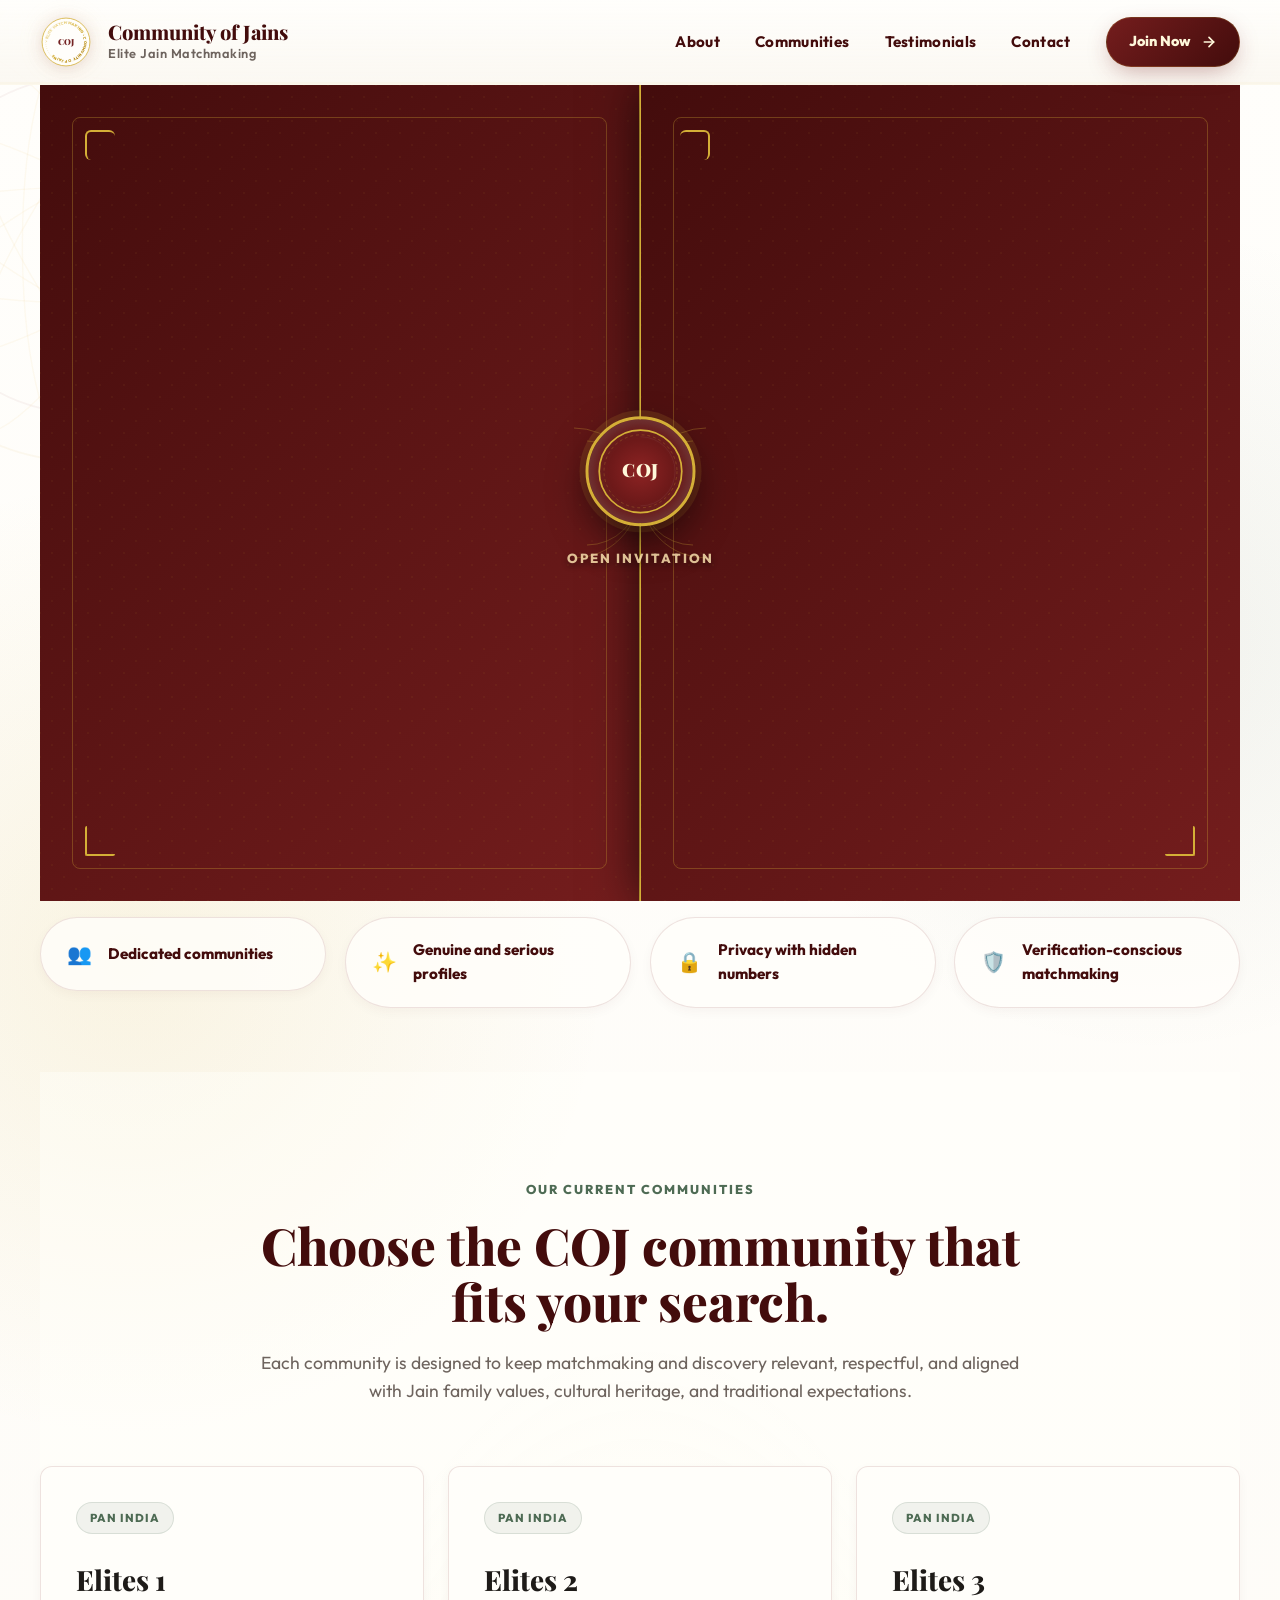
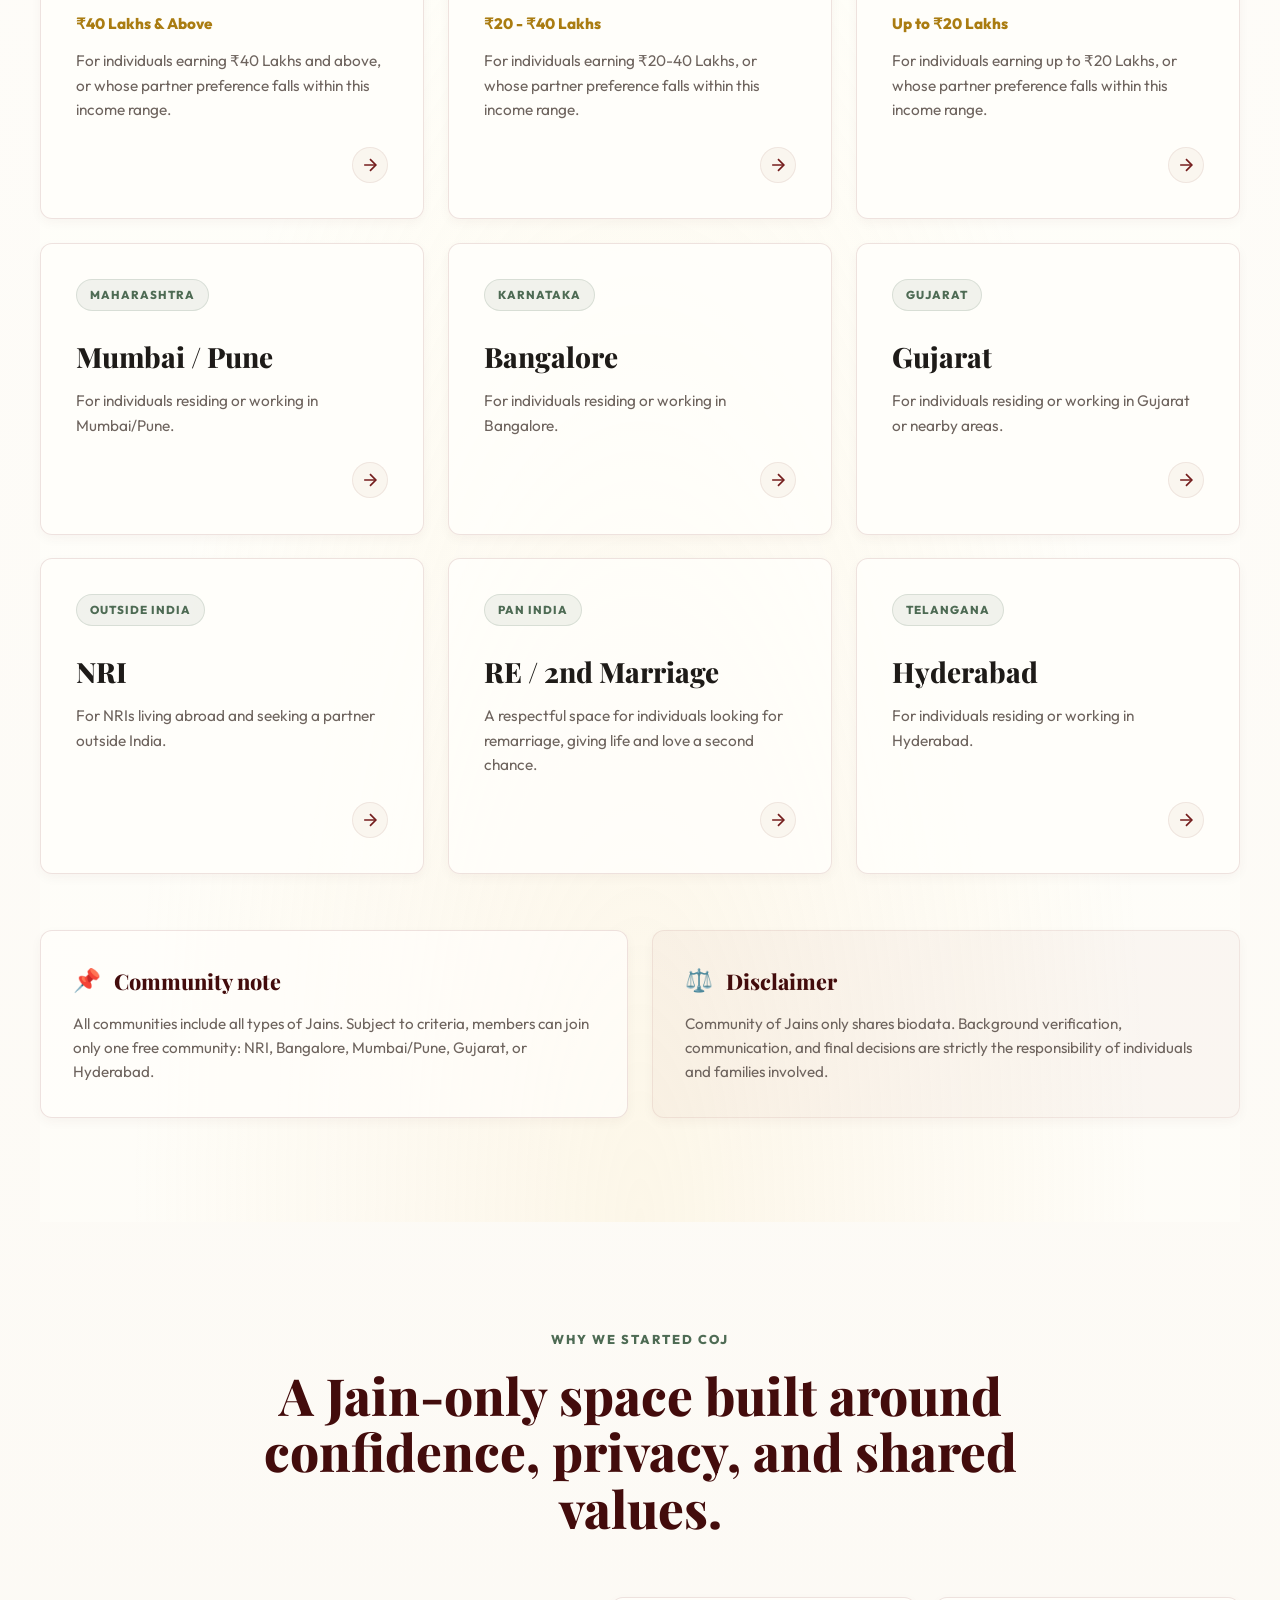
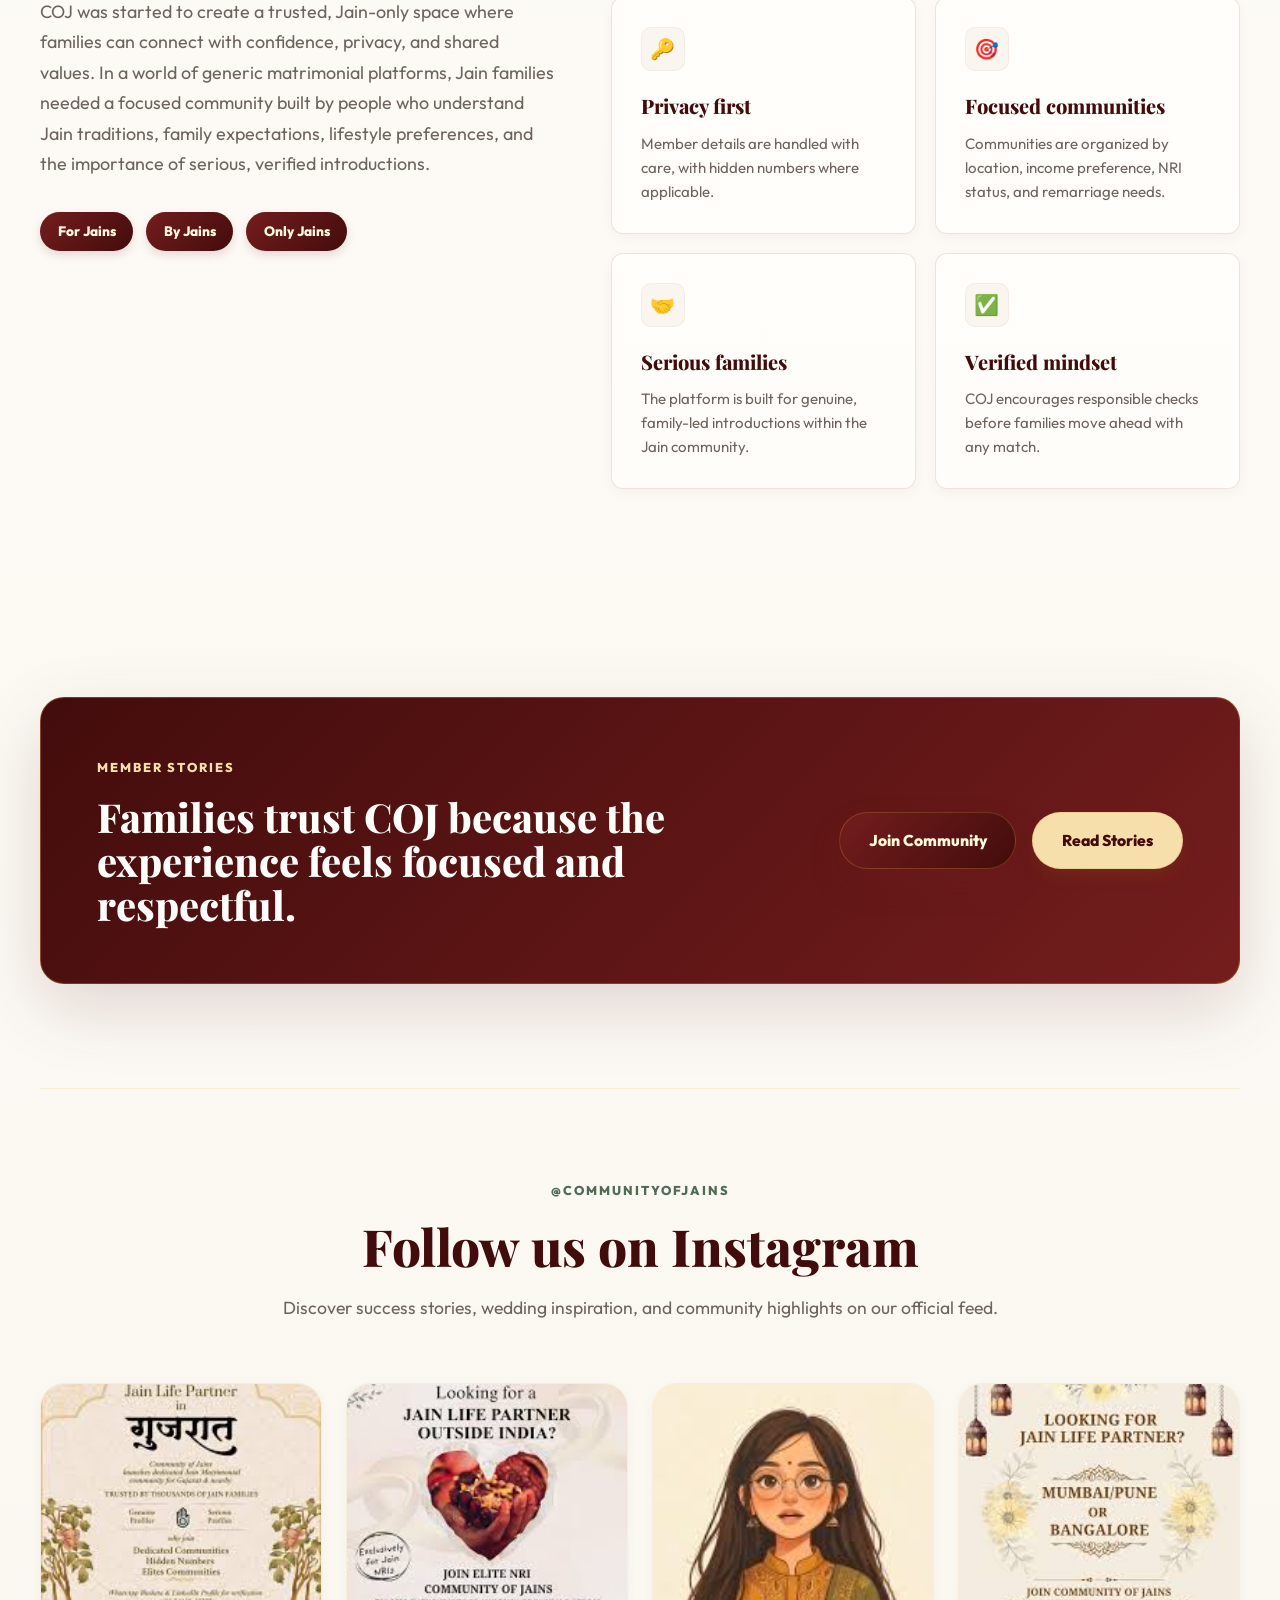
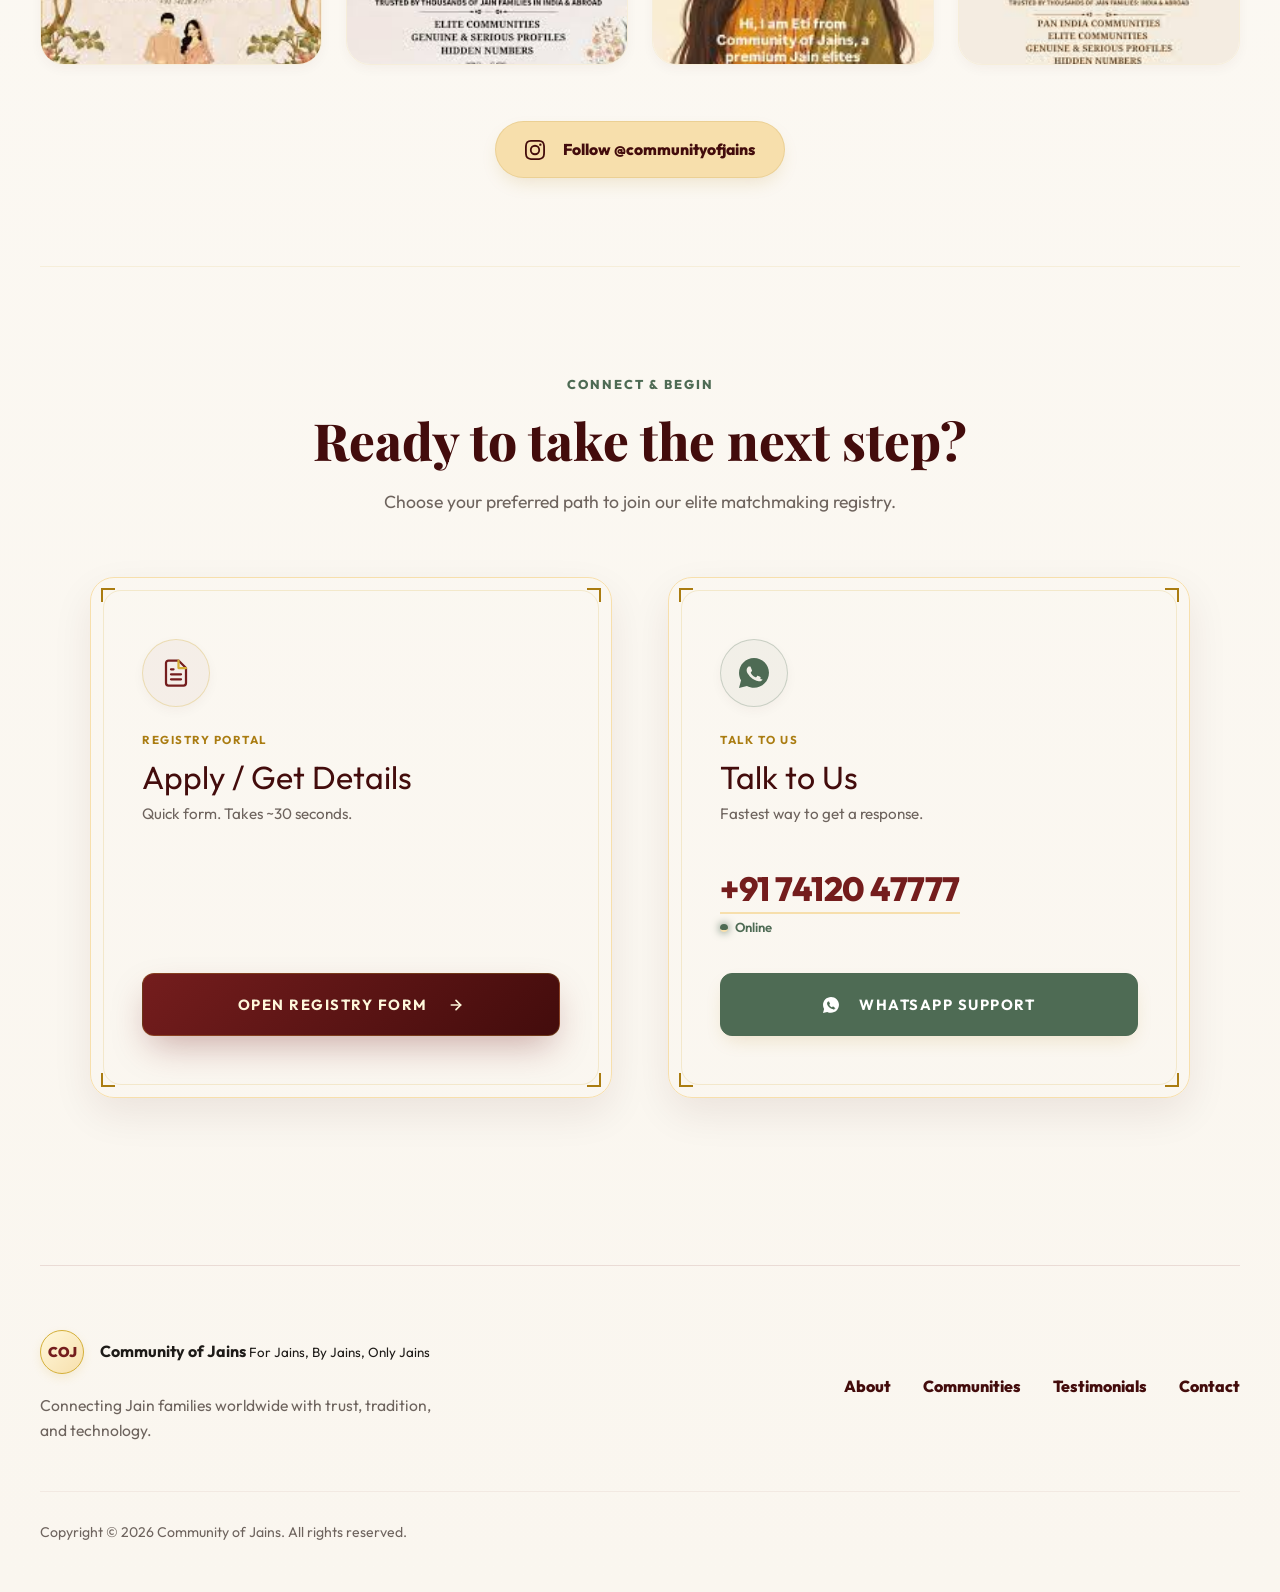
<file: index.html>
<!doctype html>
<html lang="en">
  <head>
    <meta charset="utf-8">
    <meta name="viewport" content="width=device-width, initial-scale=1">
    <title>Community of Jains | Elite Jain Matchmaking</title>
    <meta
      name="description"
      content="Community of Jains is a trusted Jain-only matchmaking and community platform connecting serious, & genuine profiles from Jain families across India and abroad."
    >
    <!-- Google Fonts: Playfair Display for luxury titles, Outfit for premium modern UI -->
    <link rel="preconnect" href="https://fonts.googleapis.com">
    <link rel="preconnect" href="https://fonts.gstatic.com" crossorigin>
    <link href="https://fonts.googleapis.com/css2?family=Outfit:wght@300;400;500;600;700;800;900&family=Playfair+Display:ital,wght@0,400..900;1,400..900&display=swap" rel="stylesheet">
    <link rel="stylesheet" href="styles.css">
  </head>
  <body>
    <a class="skip-link" href="#main">Skip to content</a>

    <!-- Sticky Glassmorphic Header -->
    <header class="site-header" data-header>
      <div class="scroll-progress-container">
        <div class="scroll-progress-bar" data-scroll-progress></div>
      </div>
      <nav class="nav" aria-label="Main navigation">
        <a class="brand" href="index.html#home" aria-label="Community of Jains home">
          <div class="logo-seal-container">
            <svg class="logo-seal" viewBox="0 0 100 100" aria-hidden="true">
              <defs>
                <path id="text-path" d="M 50,50 m -34,0 a 34,34 0 1,1 68,0 a 34,34 0 1,1 -68,0" />
                <linearGradient id="gold-grad" x1="0%" y1="0%" x2="100%" y2="100%">
                  <stop offset="0%" stop-color="#fff8db" />
                  <stop offset="50%" stop-color="#d4af37" />
                  <stop offset="100%" stop-color="#aa7c11" />
                </linearGradient>
              </defs>
              <circle cx="50" cy="50" r="46" class="seal-outer" />
              <circle cx="50" cy="50" r="39" class="seal-inner" />
              <g class="seal-rotating">
                <text font-size="7.2" font-weight="900" letter-spacing="0.5px" fill="url(#gold-grad)">
                  <textPath href="#text-path" startOffset="0%">• ELITE MATCHMAKING • COMMUNITY OF JAINS</textPath>
                </text>
              </g>
              <text x="50" y="56" class="seal-center-text" font-family="'Playfair Display', Georgia, serif" font-weight="900" font-size="16" text-anchor="middle" fill="#742323">COJ</text>
            </svg>
            <div class="logo-glow"></div>
          </div>
          <span class="brand-text">
            <strong>Community of Jains</strong>
            <small>Elite Jain Matchmaking</small>
          </span>
        </a>

        <!-- Premium Hamburger Menu -->
        <button class="menu-toggle" type="button" aria-expanded="false" aria-controls="nav-links" data-menu-toggle aria-label="Toggle navigation menu">
          <span class="line line-top"></span>
          <span class="line line-middle"></span>
          <span class="line line-bottom"></span>
        </button>

        <div class="nav-links" id="nav-links" data-nav-links>
          <a href="index.html#about" data-nav-link>About</a>
          <a href="index.html#communities" data-nav-link>Communities</a>
          <a href="testimonials/" data-nav-link>Testimonials</a>
          <a href="index.html#contact" data-nav-link>Contact</a>
          <a class="nav-cta" href="https://api.whatsapp.com/qr/GO4SSVWB6DXEJ1" target="_blank" rel="noreferrer">
            <span>Join Now</span>
            <svg class="cta-arrow" viewBox="0 0 24 24" width="16" height="16" fill="none" stroke="currentColor" stroke-width="2.5" stroke-linecap="round" stroke-linejoin="round">
              <line x1="5" y1="12" x2="19" y2="12"></line>
              <polyline points="12 5 19 12 12 19"></polyline>
            </svg>
          </a>
        </div>
      </nav>
    </header>

    <main id="main">
      <!-- Immersive Hero Section -->
      <section class="hero section" id="home">
        <!-- 3D Folding Wedding Invitation Card Curtains -->
        <div class="wedding-card-curtain" id="weddingCurtain">
          <div class="curtain-flap curtain-left">
            <div class="curtain-pattern-bg"></div>
            <div class="curtain-pattern left-pattern"></div>
            <svg class="curtain-ornament ornament-left" viewBox="0 0 100 100" aria-hidden="true">
              <path d="M 100,50 A 50,50 0 0,0 50,0 M 100,50 A 50,50 0 0,1 50,100 M 100,50 A 40,40 0 0,0 60,10 M 100,50 A 40,40 0 0,1 60,90" fill="none" stroke="#d4af37" stroke-width="0.6" opacity="0.4" />
              <path d="M 100,50 L 70,50" fill="none" stroke="#d4af37" stroke-width="0.5" opacity="0.4" stroke-dasharray="2,2" />
            </svg>
          </div>
          <div class="curtain-flap curtain-right">
            <div class="curtain-pattern-bg"></div>
            <div class="curtain-pattern right-pattern"></div>
            <svg class="curtain-ornament ornament-right" viewBox="0 0 100 100" aria-hidden="true">
              <path d="M 0,50 A 50,50 0 0,0 50,100 M 0,50 A 50,50 0 0,1 50,0 M 0,50 A 40,40 0 0,0 40,90 M 0,50 A 40,40 0 0,1 40,10" fill="none" stroke="#d4af37" stroke-width="0.6" opacity="0.4" />
              <path d="M 0,50 L 30,50" fill="none" stroke="#d4af37" stroke-width="0.5" opacity="0.4" stroke-dasharray="2,2" />
            </svg>
          </div>
          <div class="curtain-seal">
            <div class="seal-ring">
              <svg class="seal-svg" viewBox="0 0 100 100" aria-hidden="true">
                <circle cx="50" cy="50" r="43" fill="none" stroke="#d4af37" stroke-width="1.8" />
                <path d="M 50 14 A 36 36 0 0 1 50 86" fill="none" stroke="rgba(255,255,255,0.06)" />
                <text x="50" y="56" font-family="'Playfair Display', Georgia, serif" font-weight="900" font-size="19" fill="#fff8db" text-anchor="middle" letter-spacing="0.5px">COJ</text>
                <circle cx="50" cy="50" r="38" fill="none" stroke="rgba(212, 175, 55, 0.3)" stroke-width="0.8" stroke-dasharray="3,3" />
              </svg>
            </div>
            <div class="seal-hint">Open Invitation</div>
          </div>
        </div>

        <!-- SVG Definitions for Global Assets -->
        <svg width="0" height="0" class="hidden-svg-defs">

          <defs>
            <linearGradient id="thread-gradient" x1="0%" y1="0%" x2="100%" y2="0%">
              <stop offset="0%" stop-color="rgba(217, 163, 61, 0)" />
              <stop offset="30%" stop-color="rgba(217, 163, 61, 0.8)" />
              <stop offset="70%" stop-color="rgba(116, 35, 35, 0.7)" />
              <stop offset="100%" stop-color="rgba(116, 35, 35, 0)" />
            </linearGradient>
            <linearGradient id="gold-ring-gradient" x1="0%" y1="0%" x2="100%" y2="100%">
              <stop offset="0%" stop-color="#fff8db" />
              <stop offset="25%" stop-color="#f7dfac" />
              <stop offset="50%" stop-color="#d4af37" />
              <stop offset="75%" stop-color="#aa7c11" />
              <stop offset="100%" stop-color="#fff8db" />
            </linearGradient>
          </defs>
        </svg>

        <div class="hero-bg" aria-hidden="true">
          <!-- Animated Mandalas -->
          <svg class="mandala-bg mandala-left" viewBox="0 0 100 100" fill="none">
            <circle cx="50" cy="50" r="45" stroke="rgba(217, 163, 61, 0.08)" stroke-width="0.4" />
            <circle cx="50" cy="50" r="35" stroke="rgba(116, 35, 35, 0.05)" stroke-width="0.4" />
            <g stroke="rgba(217, 163, 61, 0.07)" stroke-width="0.3">
              <ellipse cx="50" cy="50" rx="45" ry="12" transform="rotate(0 50 50)" />
              <ellipse cx="50" cy="50" rx="45" ry="12" transform="rotate(30 50 50)" />
              <ellipse cx="50" cy="50" rx="45" ry="12" transform="rotate(60 50 50)" />
              <ellipse cx="50" cy="50" rx="45" ry="12" transform="rotate(90 50 50)" />
              <ellipse cx="50" cy="50" rx="45" ry="12" transform="rotate(120 50 50)" />
              <ellipse cx="50" cy="50" rx="45" ry="12" transform="rotate(150 50 50)" />
            </g>
          </svg>

          <!-- SVG Interlinked Rings -->
          <div class="wedding-rings-container interactive-parallax" data-speed="1.5">
            <svg class="wedding-rings-svg" viewBox="0 0 200 140" fill="none" filter="drop-shadow(0 15px 30px rgba(116, 35, 35, 0.15))">
              <!-- Left Ring -->
              <circle cx="70" cy="70" r="42" stroke="url(#gold-ring-gradient)" stroke-width="6.5" />
              <!-- Right Ring -->
              <circle cx="120" cy="70" r="42" stroke="url(#gold-ring-gradient)" stroke-width="6.5" />
              <!-- Interlinking arc overlap -->
              <path d="M 96.5 38.5 A 42 42 0 0 1 112 70" stroke="url(#gold-ring-gradient)" stroke-width="6.5" stroke-linecap="round" />
            </svg>
          </div>

          <!-- Sacred Threads (Smooth Curves) -->
          <svg class="sacred-thread-svg thread-one interactive-parallax" data-speed="-1" viewBox="0 0 1000 200" preserveAspectRatio="none">
            <path d="M 0 120 C 200 60, 400 160, 650 90 C 800 50, 900 110, 1000 90" fill="none" stroke="url(#thread-gradient)" stroke-width="2.5" />
          </svg>
          <svg class="sacred-thread-svg thread-two interactive-parallax" data-speed="0.8" viewBox="0 0 1000 200" preserveAspectRatio="none">
            <path d="M 0 70 C 180 130, 320 30, 520 110 C 720 190, 880 70, 1000 130" fill="none" stroke="url(#thread-gradient)" stroke-width="1.8" />
          </svg>

          <span class="hero-halo"></span>
          <span class="hero-spark spark-one"></span>
          <span class="hero-spark spark-two"></span>
          <span class="hero-spark spark-three"></span>
        </div>

        <div class="hero-grid">
          <div class="hero-content-wrapper">
            <div class="hero-copy">
              <p class="eyebrow">Jai Jinendra</p>
              <h1 class="premium-heading">Community of Jains</h1>
              <p class="hero-tagline">For Jains, By Jains, Only Jains.</p>
              <p class="hero-text">
                A trusted Jain-only matchmaking and community platform connecting serious, &amp; genuine profiles from Jain families across India and abroad.
              </p>
              <div class="hero-actions">
                <a class="button primary" href="https://api.whatsapp.com/qr/GO4SSVWB6DXEJ1" target="_blank" rel="noreferrer">
                  <span>Join Community</span>
                  <svg viewBox="0 0 24 24" width="18" height="18" fill="none" stroke="currentColor" stroke-width="2.5" stroke-linecap="round" stroke-linejoin="round">
                    <line x1="5" y1="12" x2="19" y2="12"></line>
                    <polyline points="12 5 19 12 12 19"></polyline>
                  </svg>
                </a>
                <a class="button ghost" href="#communities">Explore Communities</a>
              </div>
            </div>
          </div>
        </div>
      </section>

      <!-- Trust Strip Section -->
      <section class="section trust-strip" aria-label="Trust pillars">
        <div class="pill reveal">
          <div class="pill-inner">
            <span class="pill-icon">👥</span>
            <span>Dedicated communities</span>
          </div>
        </div>
        <div class="pill reveal">
          <div class="pill-inner">
            <span class="pill-icon">✨</span>
            <span>Genuine and serious profiles</span>
          </div>
        </div>
        <div class="pill reveal">
          <div class="pill-inner">
            <span class="pill-icon">🔒</span>
            <span>Privacy with hidden numbers</span>
          </div>
        </div>
        <div class="pill reveal">
          <div class="pill-inner">
            <span class="pill-icon">🛡️</span>
            <span>Verification-conscious matchmaking</span>
          </div>
        </div>
      </section>

      <!-- Communities Section -->
      <section class="section communities-section" id="communities">
        <div class="section-heading reveal">
          <p class="eyebrow">Our Current Communities</p>
          <h2 class="section-title">Choose the COJ community that fits your search.</h2>
          <p class="section-subtitle">Each community is designed to keep matchmaking and discovery relevant, respectful, and aligned with Jain family values, cultural heritage, and traditional expectations.</p>
        </div>

        <div class="community-grid" data-stagger>
          <a class="community-card reveal" href="https://api.whatsapp.com/qr/GO4SSVWB6DXEJ1" target="_blank" rel="noreferrer">
            <div class="card-bg-glow"></div>
            <span class="badge">PAN India</span>
            <h3>Elites 1</h3>
            <p class="income-bracket">₹40 Lakhs &amp; Above</p>
            <p class="card-desc">For individuals earning &#8377;40 Lakhs and above, or whose partner preference falls within this income range.</p>
            <div class="card-arrow">
              <svg viewBox="0 0 24 24" width="20" height="20" fill="none" stroke="currentColor" stroke-width="2"><line x1="5" y1="12" x2="19" y2="12"></line><polyline points="12 5 19 12 12 19"></polyline></svg>
            </div>
          </a>

          <a class="community-card reveal" href="https://api.whatsapp.com/qr/GO4SSVWB6DXEJ1" target="_blank" rel="noreferrer">
            <div class="card-bg-glow"></div>
            <span class="badge">PAN India</span>
            <h3>Elites 2</h3>
            <p class="income-bracket">₹20 - ₹40 Lakhs</p>
            <p class="card-desc">For individuals earning &#8377;20-40 Lakhs, or whose partner preference falls within this income range.</p>
            <div class="card-arrow">
              <svg viewBox="0 0 24 24" width="20" height="20" fill="none" stroke="currentColor" stroke-width="2"><line x1="5" y1="12" x2="19" y2="12"></line><polyline points="12 5 19 12 12 19"></polyline></svg>
            </div>
          </a>

          <a class="community-card reveal" href="https://api.whatsapp.com/qr/GO4SSVWB6DXEJ1" target="_blank" rel="noreferrer">
            <div class="card-bg-glow"></div>
            <span class="badge">PAN India</span>
            <h3>Elites 3</h3>
            <p class="income-bracket">Up to ₹20 Lakhs</p>
            <p class="card-desc">For individuals earning up to &#8377;20 Lakhs, or whose partner preference falls within this income range.</p>
            <div class="card-arrow">
              <svg viewBox="0 0 24 24" width="20" height="20" fill="none" stroke="currentColor" stroke-width="2"><line x1="5" y1="12" x2="19" y2="12"></line><polyline points="12 5 19 12 12 19"></polyline></svg>
            </div>
          </a>

          <a class="community-card reveal" href="https://api.whatsapp.com/qr/GO4SSVWB6DXEJ1" target="_blank" rel="noreferrer">
            <div class="card-bg-glow"></div>
            <span class="badge">Maharashtra</span>
            <h3>Mumbai / Pune</h3>
            <p class="card-desc">For individuals residing or working in Mumbai/Pune.</p>
            <div class="card-arrow">
              <svg viewBox="0 0 24 24" width="20" height="20" fill="none" stroke="currentColor" stroke-width="2"><line x1="5" y1="12" x2="19" y2="12"></line><polyline points="12 5 19 12 12 19"></polyline></svg>
            </div>
          </a>

          <a class="community-card reveal" href="https://api.whatsapp.com/qr/GO4SSVWB6DXEJ1" target="_blank" rel="noreferrer">
            <div class="card-bg-glow"></div>
            <span class="badge">Karnataka</span>
            <h3>Bangalore</h3>
            <p class="card-desc">For individuals residing or working in Bangalore.</p>
            <div class="card-arrow">
              <svg viewBox="0 0 24 24" width="20" height="20" fill="none" stroke="currentColor" stroke-width="2"><line x1="5" y1="12" x2="19" y2="12"></line><polyline points="12 5 19 12 12 19"></polyline></svg>
            </div>
          </a>

          <a class="community-card reveal" href="https://api.whatsapp.com/qr/GO4SSVWB6DXEJ1" target="_blank" rel="noreferrer">
            <div class="card-bg-glow"></div>
            <span class="badge">Gujarat</span>
            <h3>Gujarat</h3>
            <p class="card-desc">For individuals residing or working in Gujarat or nearby areas.</p>
            <div class="card-arrow">
              <svg viewBox="0 0 24 24" width="20" height="20" fill="none" stroke="currentColor" stroke-width="2"><line x1="5" y1="12" x2="19" y2="12"></line><polyline points="12 5 19 12 12 19"></polyline></svg>
            </div>
          </a>

          <a class="community-card reveal" href="https://api.whatsapp.com/qr/GO4SSVWB6DXEJ1" target="_blank" rel="noreferrer">
            <div class="card-bg-glow"></div>
            <span class="badge">Outside India</span>
            <h3>NRI</h3>
            <p class="card-desc">For NRIs living abroad and seeking a partner outside India.</p>
            <div class="card-arrow">
              <svg viewBox="0 0 24 24" width="20" height="20" fill="none" stroke="currentColor" stroke-width="2"><line x1="5" y1="12" x2="19" y2="12"></line><polyline points="12 5 19 12 12 19"></polyline></svg>
            </div>
          </a>

          <a class="community-card reveal" href="https://api.whatsapp.com/qr/GO4SSVWB6DXEJ1" target="_blank" rel="noreferrer">
            <div class="card-bg-glow"></div>
            <span class="badge">PAN India</span>
            <h3>RE / 2nd Marriage</h3>
            <p class="card-desc">A respectful space for individuals looking for remarriage, giving life and love a second chance.</p>
            <div class="card-arrow">
              <svg viewBox="0 0 24 24" width="20" height="20" fill="none" stroke="currentColor" stroke-width="2"><line x1="5" y1="12" x2="19" y2="12"></line><polyline points="12 5 19 12 12 19"></polyline></svg>
            </div>
          </a>

          <a class="community-card reveal" href="https://api.whatsapp.com/qr/GO4SSVWB6DXEJ1" target="_blank" rel="noreferrer">
            <div class="card-bg-glow"></div>
            <span class="badge">Telangana</span>
            <h3>Hyderabad</h3>
            <p class="card-desc">For individuals residing or working in Hyderabad.</p>
            <div class="card-arrow">
              <svg viewBox="0 0 24 24" width="20" height="20" fill="none" stroke="currentColor" stroke-width="2"><line x1="5" y1="12" x2="19" y2="12"></line><polyline points="12 5 19 12 12 19"></polyline></svg>
            </div>
          </a>
        </div>

        <div class="community-note reveal">
          <div class="note-box">
            <div class="note-header">
              <span class="note-icon">📌</span>
              <h3>Community note</h3>
            </div>
            <p>
              All communities include all types of Jains. Subject to criteria, members can join only one free community: NRI, Bangalore, Mumbai/Pune, Gujarat, or Hyderabad.
            </p>
          </div>
          <div class="note-box disclaimer-box">
            <div class="note-header">
              <span class="note-icon">⚖️</span>
              <h3>Disclaimer</h3>
            </div>
            <p>
              Community of Jains only shares biodata. Background verification, communication, and final decisions are strictly the responsibility of individuals and families involved.
            </p>
          </div>
        </div>
      </section>

      <!-- About Section -->
      <section class="section about-section" id="about">
        <div class="section-heading reveal">
          <p class="eyebrow">Why We Started COJ</p>
          <h2 class="section-title">A Jain-only space built around confidence, privacy, and shared values.</h2>
        </div>
        <div class="about-grid">
          <div class="about-copy reveal">
            <p>
              COJ was started to create a trusted, Jain-only space where families can connect with confidence, privacy, and shared values. In a world of generic matrimonial platforms, Jain families needed a focused community built by people who understand Jain traditions, family expectations, lifestyle preferences, and the importance of serious, verified introductions.
            </p>
            <div class="principles" aria-label="COJ principles">
              <span>For Jains</span>
              <span>By Jains</span>
              <span>Only Jains</span>
            </div>
          </div>
          <div class="benefit-grid reveal" data-stagger>
            <article class="benefit-card">
              <div class="benefit-icon-container">🔑</div>
              <h3>Privacy first</h3>
              <p>Member details are handled with care, with hidden numbers where applicable.</p>
            </article>
            <article class="benefit-card">
              <div class="benefit-icon-container">🎯</div>
              <h3>Focused communities</h3>
              <p>Communities are organized by location, income preference, NRI status, and remarriage needs.</p>
            </article>
            <article class="benefit-card">
              <div class="benefit-icon-container">🤝</div>
              <h3>Serious families</h3>
              <p>The platform is built for genuine, family-led introductions within the Jain community.</p>
            </article>
            <article class="benefit-card">
              <div class="benefit-icon-container">✅</div>
              <h3>Verified mindset</h3>
              <p>COJ encourages responsible checks before families move ahead with any match.</p>
            </article>
          </div>
        </div>
      </section>


      <!-- Member Stories Teaser -->
      <section class="section teaser-section" aria-labelledby="testimonial-teaser-title">
        <div class="teaser-card reveal">
          <div class="teaser-content">
            <p class="eyebrow">Member Stories</p>
            <h2 id="testimonial-teaser-title">Families trust COJ because the experience feels focused and respectful.</h2>
          </div>
          <div class="teaser-actions">
            <a class="button primary" href="https://api.whatsapp.com/qr/GO4SSVWB6DXEJ1" target="_blank" rel="noreferrer">
              <span>Join Community</span>
            </a>
            <a class="button secondary" href="testimonials/">Read Stories</a>
          </div>
        </div>
      </section>

      <!-- Instagram Showcase Section -->
      <section class="section instagram-section" id="instagram">
        <div class="section-heading reveal">
          <p class="eyebrow">@communityofjains</p>
          <h2 class="section-title">Follow us on Instagram</h2>
          <p class="section-subtitle">Discover success stories, wedding inspiration, and community highlights on our official feed.</p>
        </div>

        <div class="instagram-grid reveal" data-stagger>
          <!-- Post 1 -->
          <a class="instagram-card" href="https://www.instagram.com/communityofjains/" target="_blank" rel="noopener">
            <div class="instagram-img-container">
              <img src="assets/instagram_gujarat.png" alt="Looking for Jain Life Partner in Gujarat" loading="lazy">
            </div>
            <div class="instagram-overlay">
              <div class="instagram-meta">
                <span class="instagram-icon">📸</span>
                <span class="instagram-likes">❤ 1,542</span>
              </div>
              <p class="instagram-caption">Dedicated Jain Matrimonial community for Gujarat &amp; nearby. Looking for a Jain life partner? Verified biodatas &amp; profiles. 💍✨</p>
              <span class="instagram-action">View Post</span>
            </div>
          </a>

          <!-- Post 2 -->
          <a class="instagram-card" href="https://www.instagram.com/communityofjains/" target="_blank" rel="noopener">
            <div class="instagram-img-container">
              <img src="assets/instagram_nri.png" alt="Jain Partner Outside India" loading="lazy">
            </div>
            <div class="instagram-overlay">
              <div class="instagram-meta">
                <span class="instagram-icon">📸</span>
                <span class="instagram-likes">❤ 1,894</span>
              </div>
              <p class="instagram-caption">Looking for a Jain life partner outside India? Join our Elite NRI Community of Jains for verified profiles. 🌍✈</p>
              <span class="instagram-action">View Post</span>
            </div>
          </a>

          <!-- Post 3 -->
          <a class="instagram-card" href="https://www.instagram.com/communityofjains/" target="_blank" rel="noopener">
            <div class="instagram-img-container">
              <img src="assets/instagram_eti.png" alt="Introducing Eti" loading="lazy">
            </div>
            <div class="instagram-overlay">
              <div class="instagram-meta">
                <span class="instagram-icon">📸</span>
                <span class="instagram-likes">❤ 2,118</span>
              </div>
              <p class="instagram-caption">Introducing Eti 😉 Hi, I am Eti from Community of Jains, a premium Jain elites matrimonial connecting genuine profiles. 🌟</p>
              <span class="instagram-action">View Post</span>
            </div>
          </a>

          <!-- Post 4 -->
          <a class="instagram-card" href="https://www.instagram.com/communityofjains/" target="_blank" rel="noopener">
            <div class="instagram-img-container">
              <img src="assets/instagram_mumbai_pune_bangalore.png" alt="Jain Matrimonial Mumbai, Pune or Bangalore" loading="lazy">
            </div>
            <div class="instagram-overlay">
              <div class="instagram-meta">
                <span class="instagram-icon">📸</span>
                <span class="instagram-likes">❤ 1,765</span>
              </div>
              <p class="instagram-caption">Looking for a Jain life partner in Mumbai, Pune, or Bangalore? Dedicated matchmaking with hidden numbers and elite communities. 🌸</p>
              <span class="instagram-action">View Post</span>
            </div>
          </a>
        </div>

        <div class="instagram-cta reveal">
          <a class="button secondary" href="https://www.instagram.com/communityofjains/" target="_blank" rel="noopener">
            <svg viewBox="0 0 24 24" width="20" height="20" fill="currentColor" style="margin-right: 8px;"><path d="M12 2.163c3.204 0 3.584.012 4.85.07 3.252.148 4.771 1.691 4.919 4.919.058 1.265.069 1.645.069 4.849 0 3.205-.012 3.584-.069 4.849-.149 3.225-1.664 4.771-4.919 4.919-1.266.058-1.644.07-4.85.07-3.204 0-3.584-.012-4.849-.07-3.26-.149-4.771-1.699-4.919-4.92-.058-1.265-.07-1.644-.07-4.849 0-3.204.013-3.583.07-4.849.149-3.227 1.664-4.771 4.919-4.919 1.266-.057 1.645-.069 4.849-.069zM12 0C8.741 0 8.333.014 7.053.072 2.695.272.273 2.69.073 7.051.014 8.333 0 8.741 0 12c0 3.259.014 3.668.072 4.948.2 4.358 2.618 6.78 6.98 6.98 1.281.058 1.689.072 4.948.072 3.259 0 3.668-.014 4.948-.072 4.354-.2 6.782-2.618 6.979-6.98.059-1.28.073-1.689.073-4.948 0-3.259-.014-3.667-.072-4.947-.196-4.354-2.617-6.78-6.979-6.98C15.668.014 15.259 0 12 0zm0 5.838a6.162 6.162 0 1 0 0 12.324 6.162 6.162 0 0 0 0-12.324zM12 16a4 4 0 1 1 0-8 4 4 0 0 1 0 8zm6.406-11.845a1.44 1.44 0 1 0 0 2.881 1.44 1.44 0 0 0 0-2.881z"/></svg>
            <span>Follow @communityofjains</span>
          </a>
        </div>
      </section>

      <!-- Contact Section -->
      <section class="section contact-section" id="contact">
        <div class="section-heading reveal">
          <p class="eyebrow">Connect &amp; Begin</p>
          <h2 class="section-title">Ready to take the next step?</h2>
          <p class="section-subtitle">Choose your preferred path to join our elite matchmaking registry.</p>
        </div>

        <div class="next-step-grid reveal">
          <!-- Card 1: Registry Portal -->
          <div class="next-step-card registry-card">
            <div class="card-border-frame"></div>
            <div class="card-corner-accent top-left"></div>
            <div class="card-corner-accent top-right"></div>
            <div class="card-corner-accent bottom-left"></div>
            <div class="card-corner-accent bottom-right"></div>

            <div class="step-card-header">
              <div class="step-icon-wrapper animate-icon">
                <svg viewBox="0 0 24 24" width="30" height="30" fill="none" stroke="currentColor" stroke-width="1.8" stroke-linecap="round" stroke-linejoin="round">
                  <path d="M14 2H6a2 2 0 0 0-2 2v16a2 2 0 0 0 2 2h12a2 2 0 0 0 2-2V8z" stroke="var(--maroon)"></path>
                  <polyline points="14 2 14 8 20 8" stroke="var(--gold)"></polyline>
                  <line x1="16" y1="13" x2="8" y2="13" stroke="var(--maroon)"></line>
                  <line x1="16" y1="17" x2="8" y2="17" stroke="var(--maroon)"></line>
                  <polyline points="10 9 9 9 8 9" stroke="var(--maroon)"></polyline>
                </svg>
              </div>
              <span class="step-badge">Registry Portal</span>
              <h3 class="step-card-title">Apply / Get Details</h3>
              <p class="step-card-tagline">Quick form. Takes ~30 seconds.</p>
            </div>

            <div class="step-card-footer">
              <a class="button primary next-step-btn form-btn-animation" href="https://forms.gle/sMC2fT8t8hiXJbve8" target="_blank" rel="noreferrer">
                <span>OPEN REGISTRY FORM</span>
                <svg class="arrow-icon" viewBox="0 0 24 24" width="16" height="16" fill="none" stroke="currentColor" stroke-width="2.5" stroke-linecap="round" stroke-linejoin="round" style="margin-left: 8px;">
                  <line x1="5" y1="12" x2="19" y2="12"></line>
                  <polyline points="12 5 19 12 12 19"></polyline>
                </svg>
              </a>
            </div>
          </div>

          <!-- Card 2: Talk to Us -->
          <div class="next-step-card whatsapp-card">
            <div class="card-border-frame"></div>
            <div class="card-corner-accent top-left"></div>
            <div class="card-corner-accent top-right"></div>
            <div class="card-corner-accent bottom-left"></div>
            <div class="card-corner-accent bottom-right"></div>

            <div class="step-card-header">
              <div class="step-icon-wrapper whatsapp-theme-icon animate-icon">
                <svg viewBox="0 0 24 24" width="30" height="30" fill="currentColor">
                  <path d="M12.017 0C5.396 0 .029 5.367.029 11.987c0 2.119.553 4.11 1.624 5.855L0 24l6.335-1.652c1.7.931 3.616 1.451 5.657 1.451 6.62 0 11.988-5.366 11.988-11.999C24.005 5.367 18.638 0 12.017 0zm6.84 17.15c-.267.755-1.532 1.383-2.122 1.464-.593.08-1.187.16-4.048-.962-3.14-1.233-5.114-4.385-5.275-4.605-.16-.22-1.303-1.722-1.303-3.284 0-1.562.825-2.327 1.118-2.628.293-.3.639-.379.851-.379.213 0 .426.002.613.011.196.008.453-.072.71.554.267.65.912 2.223.992 2.385.08.16.133.348.026.554-.106.206-.16.334-.319.52-.16.186-.334.413-.478.555-.16.16-.328.334-.142.651.186.319.825 1.356 1.77 2.196.945.84 1.742 1.1 1.99 1.228.248.128.39.108.534-.057.142-.164.613-.71.777-.954.164-.244.328-.204.554-.122.227.082 1.439.679 1.687.803.248.124.413.186.478.293.065.107.065.623-.202 1.378z"/>
                </svg>
              </div>
              <span class="step-badge">Talk to Us</span>
              <h3 class="step-card-title">Talk to Us</h3>
              <p class="step-card-tagline">Fastest way to get a response.</p>
            </div>

            <div class="step-card-body">
              <div class="phone-link-wrapper">
                <a class="step-phone-link" href="https://api.whatsapp.com/qr/GO4SSVWB6DXEJ1" target="_blank" rel="noreferrer">
                  <span>+91 74120 47777</span>
                  <span class="online-indicator"><span class="dot"></span> Online</span>
                </a>
              </div>
            </div>

            <div class="step-card-footer">
              <a class="button secondary next-step-btn whatsapp-btn whatsapp-btn-animation" href="https://api.whatsapp.com/qr/GO4SSVWB6DXEJ1" target="_blank" rel="noreferrer">
                <svg viewBox="0 0 24 24" width="16" height="16" fill="currentColor" style="margin-right: 8px;">
                  <path d="M12.017 0C5.396 0 .029 5.367.029 11.987c0 2.119.553 4.11 1.624 5.855L0 24l6.335-1.652c1.7.931 3.616 1.451 5.657 1.451 6.62 0 11.988-5.366 11.988-11.999C24.005 5.367 18.638 0 12.017 0zm6.84 17.15c-.267.755-1.532 1.383-2.122 1.464-.593.08-1.187.16-4.048-.962-3.14-1.233-5.114-4.385-5.275-4.605-.16-.22-1.303-1.722-1.303-3.284 0-1.562.825-2.327 1.118-2.628.293-.3.639-.379.851-.379.213 0 .426.002.613.011.196.008.453-.072.71.554.267.65.912 2.223.992 2.385.08.16.133.348.026.554-.106.206-.16.334-.319.52-.16.186-.334.413-.478.555-.16.16-.328.334-.142.651.186.319.825 1.356 1.77 2.196.945.84 1.742 1.1 1.99 1.228.248.128.39.108.534-.057.142-.164.613-.71.777-.954.164-.244.328-.204.554-.122.227.082 1.439.679 1.687.803.248.124.413.186.478.293.065.107.065.623-.202 1.378z"/>
                </svg>
                <span>WHATSAPP SUPPORT</span>
              </a>
            </div>
          </div>
        </div>
      </section>
    </main>

    <!-- Premium Footer Section -->
    <footer class="site-footer">
      <div class="footer-brand-section">
        <a class="brand footer-brand" href="index.html#home">
          <div class="brand-mark-static">COJ</div>
          <span>
            <strong>Community of Jains</strong>
            <small>For Jains, By Jains, Only Jains</small>
          </span>
        </a>
        <p class="footer-tagline">Connecting Jain families worldwide with trust, tradition, and technology.</p>
      </div>
      <div class="footer-navigation">
        <div class="footer-links">
          <a href="index.html#about">About</a>
          <a href="index.html#communities">Communities</a>
          <a href="testimonials/">Testimonials</a>
          <a href="index.html#contact">Contact</a>
        </div>
      </div>
      <div class="copyright-row">
        <p class="copyright">Copyright &copy; 2026 Community of Jains. All rights reserved.</p>
      </div>
    </footer>

    <!-- Global Transition Modal for Google Form Redirection -->
    <div class="redirection-modal" id="redirectionModal" aria-hidden="true" role="dialog">
      <div class="redirection-content">
        <div class="modal-seal">
          <svg class="modal-seal-svg" viewBox="0 0 100 100">
            <circle cx="50" cy="50" r="42" fill="none" stroke="#d4af37" stroke-width="2" />
            <path d="M50 15 A35 35 0 0 1 50 85" fill="none" stroke="rgba(255,255,255,0.06)" />
            <text x="50" y="56" font-family="'Playfair Display', Georgia, serif" font-weight="900" font-size="18" fill="#fff8db" text-anchor="middle">COJ</text>
          </svg>
        </div>
        <h3>Jai Jinendra 🙏</h3>
        <p>Connecting you to our official Google registration form to complete your elite profile verification...</p>
        <div class="modal-loader">
          <span class="loader-bar"></span>
        </div>
      </div>
    </div>

    <script src="script.js"></script>
  </body>
</html>
</file>
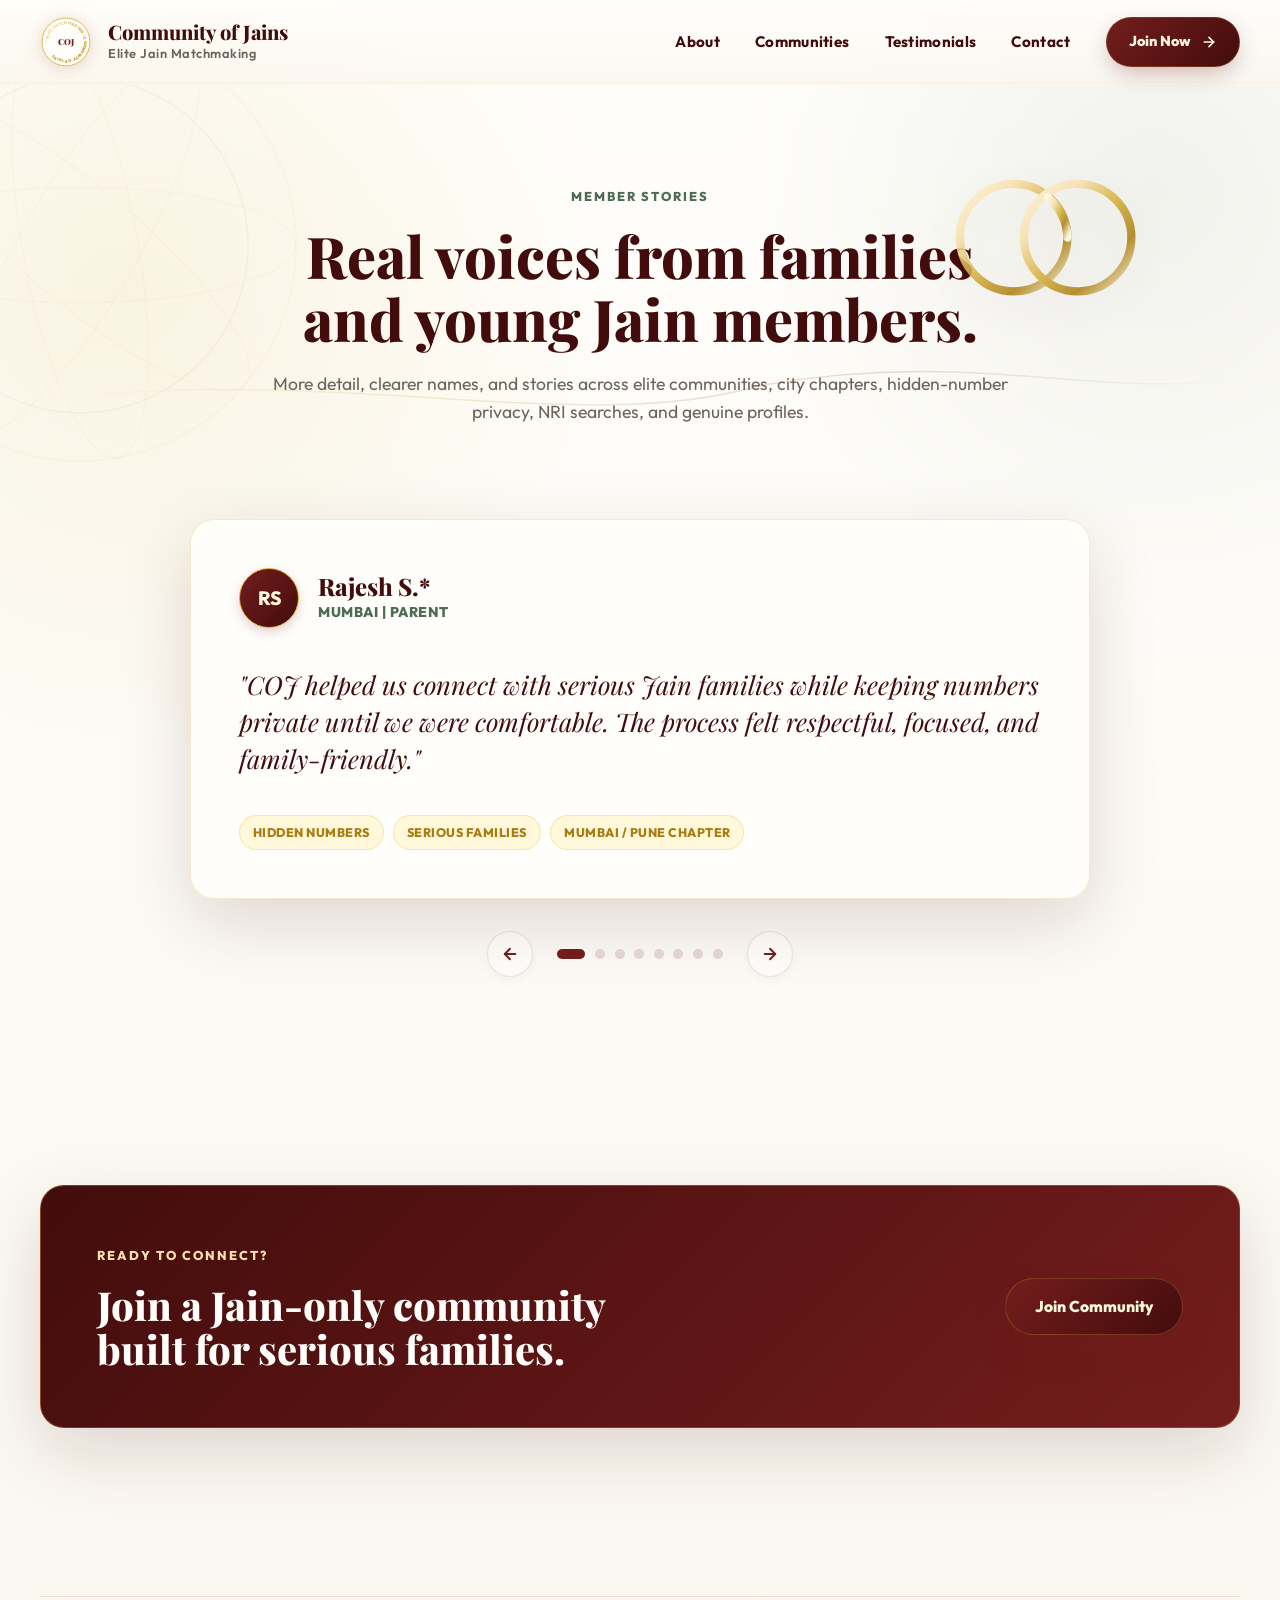
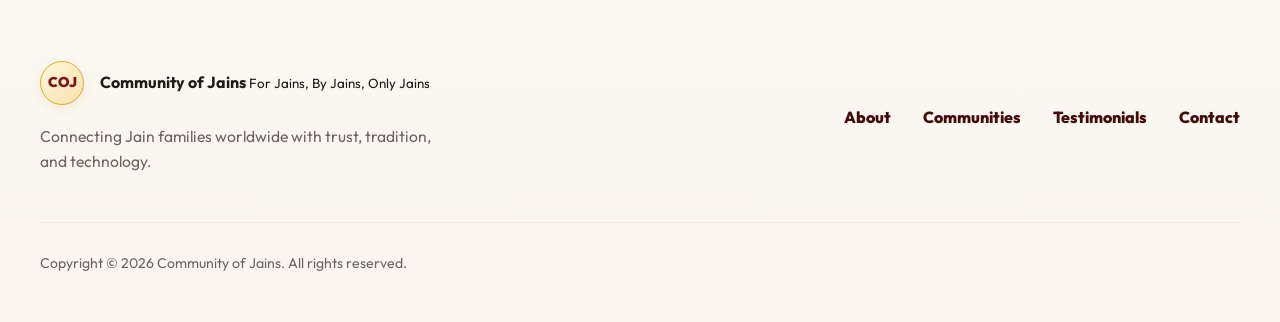
<file: testimonials/index.html>
<!doctype html>
<html lang="en">
  <head>
    <base href="../">
    <meta charset="utf-8">
    <meta name="viewport" content="width=device-width, initial-scale=1">
    <title>Testimonials | Community of Jains</title>
    <meta
      name="description"
      content="Read testimonials from families and members who used Community of Jains for serious Jain matchmaking."
    >
    <!-- Google Fonts: Playfair Display for luxury titles, Outfit for premium modern UI -->
    <link rel="preconnect" href="https://fonts.googleapis.com">
    <link rel="preconnect" href="https://fonts.gstatic.com" crossorigin>
    <link href="https://fonts.googleapis.com/css2?family=Outfit:wght@300;400;500;600;700;800;900&family=Playfair+Display:ital,wght@0,400..900;1,400..900&display=swap" rel="stylesheet">
    <link rel="stylesheet" href="styles.css">
  </head>
  <body>
    <a class="skip-link" href="#main">Skip to content</a>

    <!-- Sticky Glassmorphic Header -->
    <header class="site-header" data-header>
      <div class="scroll-progress-container">
        <div class="scroll-progress-bar" data-scroll-progress></div>
      </div>
      <nav class="nav" aria-label="Main navigation">
        <a class="brand" href="index.html#home" aria-label="Community of Jains home">
          <div class="logo-seal-container">
            <svg class="logo-seal" viewBox="0 0 100 100" aria-hidden="true">
              <defs>
                <path id="text-path" d="M 50,50 m -34,0 a 34,34 0 1,1 68,0 a 34,34 0 1,1 -68,0" />
                <linearGradient id="gold-grad" x1="0%" y1="0%" x2="100%" y2="100%">
                  <stop offset="0%" stop-color="#fff8db" />
                  <stop offset="50%" stop-color="#d4af37" />
                  <stop offset="100%" stop-color="#aa7c11" />
                </linearGradient>
              </defs>
              <circle cx="50" cy="50" r="46" class="seal-outer" />
              <circle cx="50" cy="50" r="39" class="seal-inner" />
              <g class="seal-rotating">
                <text font-size="7.2" font-weight="900" letter-spacing="0.5px" fill="url(#gold-grad)">
                  <textPath href="#text-path" startOffset="0%">• ELITE MATCHMAKING • COMMUNITY OF JAINS</textPath>
                </text>
              </g>
              <text x="50" y="56" class="seal-center-text" font-family="'Playfair Display', Georgia, serif" font-weight="900" font-size="16" text-anchor="middle" fill="#742323">COJ</text>
            </svg>
            <div class="logo-glow"></div>
          </div>
          <span class="brand-text">
            <strong>Community of Jains</strong>
            <small>Elite Jain Matchmaking</small>
          </span>
        </a>

        <!-- Premium Hamburger Menu -->
        <button class="menu-toggle" type="button" aria-expanded="false" aria-controls="nav-links" data-menu-toggle aria-label="Toggle navigation menu">
          <span class="line line-top"></span>
          <span class="line line-middle"></span>
          <span class="line line-bottom"></span>
        </button>

        <div class="nav-links" id="nav-links" data-nav-links>
          <a href="index.html#about" data-nav-link>About</a>
          <a href="index.html#communities" data-nav-link>Communities</a>
          <a href="testimonials/" aria-current="page" data-nav-link>Testimonials</a>
          <a href="index.html#contact" data-nav-link>Contact</a>
          <a class="nav-cta" href="https://api.whatsapp.com/qr/GO4SSVWB6DXEJ1" target="_blank" rel="noreferrer">
            <span>Join Now</span>
            <svg class="cta-arrow" viewBox="0 0 24 24" width="16" height="16" fill="none" stroke="currentColor" stroke-width="2.5" stroke-linecap="round" stroke-linejoin="round">
              <line x1="5" y1="12" x2="19" y2="12"></line>
              <polyline points="12 5 19 12 12 19"></polyline>
            </svg>
          </a>
        </div>
      </nav>
    </header>

    <main id="main">
      <!-- Testimonials Hero Section -->
      <section class="subpage-hero section">
        <svg width="0" height="0" class="hidden-svg-defs">
          <defs>
            <linearGradient id="thread-gradient" x1="0%" y1="0%" x2="100%" y2="0%">
              <stop offset="0%" stop-color="rgba(217, 163, 61, 0)" />
              <stop offset="30%" stop-color="rgba(217, 163, 61, 0.8)" />
              <stop offset="70%" stop-color="rgba(116, 35, 35, 0.7)" />
              <stop offset="100%" stop-color="rgba(116, 35, 35, 0)" />
            </linearGradient>
            <linearGradient id="gold-ring-gradient" x1="0%" y1="0%" x2="100%" y2="100%">
              <stop offset="0%" stop-color="#fff8db" />
              <stop offset="25%" stop-color="#f7dfac" />
              <stop offset="50%" stop-color="#d4af37" />
              <stop offset="75%" stop-color="#aa7c11" />
              <stop offset="100%" stop-color="#fff8db" />
            </linearGradient>
          </defs>
        </svg>

        <div class="hero-bg" aria-hidden="true">
          <!-- Animated Mandalas -->
          <svg class="mandala-bg mandala-left" viewBox="0 0 100 100" fill="none">
            <circle cx="50" cy="50" r="45" stroke="rgba(217, 163, 61, 0.06)" stroke-width="0.4" />
            <circle cx="50" cy="50" r="35" stroke="rgba(116, 35, 35, 0.04)" stroke-width="0.4" />
            <g stroke="rgba(217, 163, 61, 0.06)" stroke-width="0.3">
              <ellipse cx="50" cy="50" rx="45" ry="12" transform="rotate(0 50 50)" />
              <ellipse cx="50" cy="50" rx="45" ry="12" transform="rotate(40 50 50)" />
              <ellipse cx="50" cy="50" rx="45" ry="12" transform="rotate(80 50 50)" />
              <ellipse cx="50" cy="50" rx="45" ry="12" transform="rotate(120 50 50)" />
            </g>
          </svg>

          <!-- SVG Interlinked Rings -->
          <div class="wedding-rings-container interactive-parallax" data-speed="1.2">
            <svg class="wedding-rings-svg" viewBox="0 0 200 140" fill="none" filter="drop-shadow(0 12px 24px rgba(116, 35, 35, 0.12))">
              <circle cx="70" cy="70" r="42" stroke="url(#gold-ring-gradient)" stroke-width="6.5" />
              <circle cx="120" cy="70" r="42" stroke="url(#gold-ring-gradient)" stroke-width="6.5" />
              <path d="M 96.5 38.5 A 42 42 0 0 1 112 70" stroke="url(#gold-ring-gradient)" stroke-width="6.5" stroke-linecap="round" />
            </svg>
          </div>

          <!-- Sacred Threads -->
          <svg class="sacred-thread-svg thread-one interactive-parallax" data-speed="-0.8" viewBox="0 0 1000 200" preserveAspectRatio="none">
            <path d="M 0 130 C 250 80, 450 180, 600 110 C 780 60, 880 130, 1000 100" fill="none" stroke="url(#thread-gradient)" stroke-width="2" opacity="0.5" />
          </svg>
        </div>

        <div class="section-heading reveal">
          <p class="eyebrow">Member Stories</p>
          <h1 class="section-title">Real voices from families and young Jain members.</h1>
          <p class="section-subtitle">
            More detail, clearer names, and stories across elite communities, city chapters, hidden-number privacy, NRI searches, and genuine profiles.
          </p>
        </div>
      </section>

      <!-- Testimonials Carousel Section -->
      <section class="section testimonial-section" aria-label="Testimonials carousel">
        <div class="carousel reveal" data-carousel>
          <div class="carousel-track" data-carousel-track>
            <article class="testimonial-slide is-active" data-slide>
              <div class="testimonial-card">
                <div class="testimonial-meta">
                  <span class="initials">RS</span>
                  <div>
                    <h2>Rajesh S.*</h2>
                    <p>Mumbai | Parent</p>
                  </div>
                </div>
                <blockquote>
                  "COJ helped us connect with serious Jain families while keeping numbers private until we were comfortable. The process felt respectful, focused, and family-friendly."
                </blockquote>
                <div class="testimonial-tags" aria-label="Testimonial highlights">
                  <span>Hidden numbers</span>
                  <span>Serious families</span>
                  <span>Mumbai / Pune chapter</span>
                </div>
              </div>
            </article>

            <article class="testimonial-slide" data-slide>
              <div class="testimonial-card">
                <div class="testimonial-meta">
                  <span class="initials">SS</span>
                  <div>
                    <h2>Shreya S.*</h2>
                    <p>Bangalore | Young member</p>
                  </div>
                </div>
                <blockquote>
                  "COJ felt community-led, not random. I saw genuine Jain profiles where lifestyle, location, career goals, and family expectations were understood from the beginning."
                </blockquote>
                <div class="testimonial-tags" aria-label="Testimonial highlights">
                  <span>Young member</span>
                  <span>Genuine profiles</span>
                  <span>Bangalore chapter</span>
                </div>
              </div>
            </article>

            <article class="testimonial-slide" data-slide>
              <div class="testimonial-card">
                <div class="testimonial-meta">
                  <span class="initials">AJ</span>
                  <div>
                    <h2>Amit J.*</h2>
                    <p>Pune | Elite community member</p>
                  </div>
                </div>
                <blockquote>
                  "The elite community saved time. Career, income range, education, and values were already better aligned, so introductions felt more meaningful."
                </blockquote>
                <div class="testimonial-tags" aria-label="Testimonial highlights">
                  <span>Elite community</span>
                  <span>Career aligned</span>
                  <span>Verified mindset</span>
                </div>
              </div>
            </article>

            <article class="testimonial-slide" data-slide>
              <div class="testimonial-card">
                <div class="testimonial-meta">
                  <span class="initials">NK</span>
                  <div>
                    <h2>Naman K.*</h2>
                    <p>Ahmedabad | Young member</p>
                  </div>
                </div>
                <blockquote>
                  "My family wanted a Jain-only space. COJ helped us review relevant profiles, speak only when interest was real, and avoid casual enquiries."
                </blockquote>
                <div class="testimonial-tags" aria-label="Testimonial highlights">
                  <span>Jain-only</span>
                  <span>Serious enquiries</span>
                  <span>Gujarat community</span>
                </div>
              </div>
            </article>

            <article class="testimonial-slide" data-slide>
              <div class="testimonial-card">
                <div class="testimonial-meta">
                  <span class="initials">PM</span>
                  <div>
                    <h2>Priya M.*</h2>
                    <p>Hyderabad | Parent</p>
                  </div>
                </div>
                <blockquote>
                  "The city-specific chapters make the search practical. COJ guided us toward relevant communities in Hyderabad and responsible biodata sharing."
                </blockquote>
                <div class="testimonial-tags" aria-label="Testimonial highlights">
                  <span>City-specific chapters</span>
                  <span>Hyderabad Chapter</span>
                  <span>Family-led search</span>
                </div>
              </div>
            </article>

            <article class="testimonial-slide" data-slide>
              <div class="testimonial-card">
                <div class="testimonial-meta">
                  <span class="initials">RM</span>
                  <div>
                    <h2>Ritika M.*</h2>
                    <p>Dubai | NRI member</p>
                  </div>
                </div>
                <blockquote>
                  "As an NRI, finding Jain matches outside India was difficult. COJ made the search more relevant and helped us focus on similar expectations."
                </blockquote>
                <div class="testimonial-tags" aria-label="Testimonial highlights">
                  <span>NRI</span>
                  <span>Outside India</span>
                  <span>Relevant profiles</span>
                </div>
              </div>
            </article>

            <article class="testimonial-slide" data-slide>
              <div class="testimonial-card">
                <div class="testimonial-meta">
                  <span class="initials">DG</span>
                  <div>
                    <h2>Dhruv G.*</h2>
                    <p>Mumbai | Young professional</p>
                  </div>
                </div>
                <blockquote>
                  "Conversations did not feel random. COJ brought serious Jain families together, and city/community filters helped us start from a practical shortlist."
                </blockquote>
                <div class="testimonial-tags" aria-label="Testimonial highlights">
                  <span>Young professional</span>
                  <span>City filters</span>
                  <span>Practical shortlist</span>
                </div>
              </div>
            </article>

            <article class="testimonial-slide" data-slide>
              <div class="testimonial-card">
                <div class="testimonial-meta">
                  <span class="initials">KL</span>
                  <div>
                    <h2>Kavya L.*</h2>
                    <p>London | NRI family</p>
                  </div>
                </div>
                <blockquote>
                  "We appreciated the privacy and Jain-only focus. Profiles felt more genuine than broad platforms, and our family reviewed matches comfortably."
                </blockquote>
                <div class="testimonial-tags" aria-label="Testimonial highlights">
                  <span>NRI family</span>
                  <span>Privacy-first</span>
                  <span>Genuine profiles</span>
                </div>
              </div>
            </article>
          </div>

          <div class="carousel-controls" aria-label="Carousel controls">
            <button class="icon-button" type="button" data-carousel-prev aria-label="Previous testimonial">
              <svg viewBox="0 0 24 24" width="18" height="18" fill="none" stroke="currentColor" stroke-width="2.5" stroke-linecap="round" stroke-linejoin="round"><line x1="19" y1="12" x2="5" y2="12"></line><polyline points="12 19 5 12 12 5"></polyline></svg>
            </button>
            <div class="carousel-dots" data-carousel-dots aria-label="Select testimonial"></div>
            <button class="icon-button" type="button" data-carousel-next aria-label="Next testimonial">
              <svg viewBox="0 0 24 24" width="18" height="18" fill="none" stroke="currentColor" stroke-width="2.5" stroke-linecap="round" stroke-linejoin="round"><line x1="5" y1="12" x2="19" y2="12"></line><polyline points="12 5 19 12 12 19"></polyline></svg>
            </button>
          </div>
        </div>
      </section>

      <!-- Member stories CTA strip -->
      <section class="section teaser-section">
        <div class="teaser-card reveal">
          <div class="teaser-content">
            <p class="eyebrow">Ready to Connect?</p>
            <h2>Join a Jain-only community built for serious families.</h2>
          </div>
          <div class="teaser-actions">
            <a class="button primary" href="https://api.whatsapp.com/qr/GO4SSVWB6DXEJ1" target="_blank" rel="noreferrer">Join Community</a>
          </div>
        </div>
      </section>
    </main>

    <!-- Footer -->
    <footer class="site-footer">
      <div class="footer-brand-section">
        <a class="brand footer-brand" href="index.html#home">
          <div class="brand-mark-static">COJ</div>
          <span>
            <strong>Community of Jains</strong>
            <small>For Jains, By Jains, Only Jains</small>
          </span>
        </a>
        <p class="footer-tagline">Connecting Jain families worldwide with trust, tradition, and technology.</p>
      </div>
      <div class="footer-navigation">
        <div class="footer-links">
          <a href="index.html#about">About</a>
          <a href="index.html#communities">Communities</a>
          <a href="testimonials/" aria-current="page">Testimonials</a>
          <a href="index.html#contact">Contact</a>
        </div>
      </div>
      <div class="copyright-row">
        <p class="copyright">Copyright &copy; 2026 Community of Jains. All rights reserved.</p>
      </div>
    </footer>

    <script src="script.js"></script>
  </body>
</html>
</file>
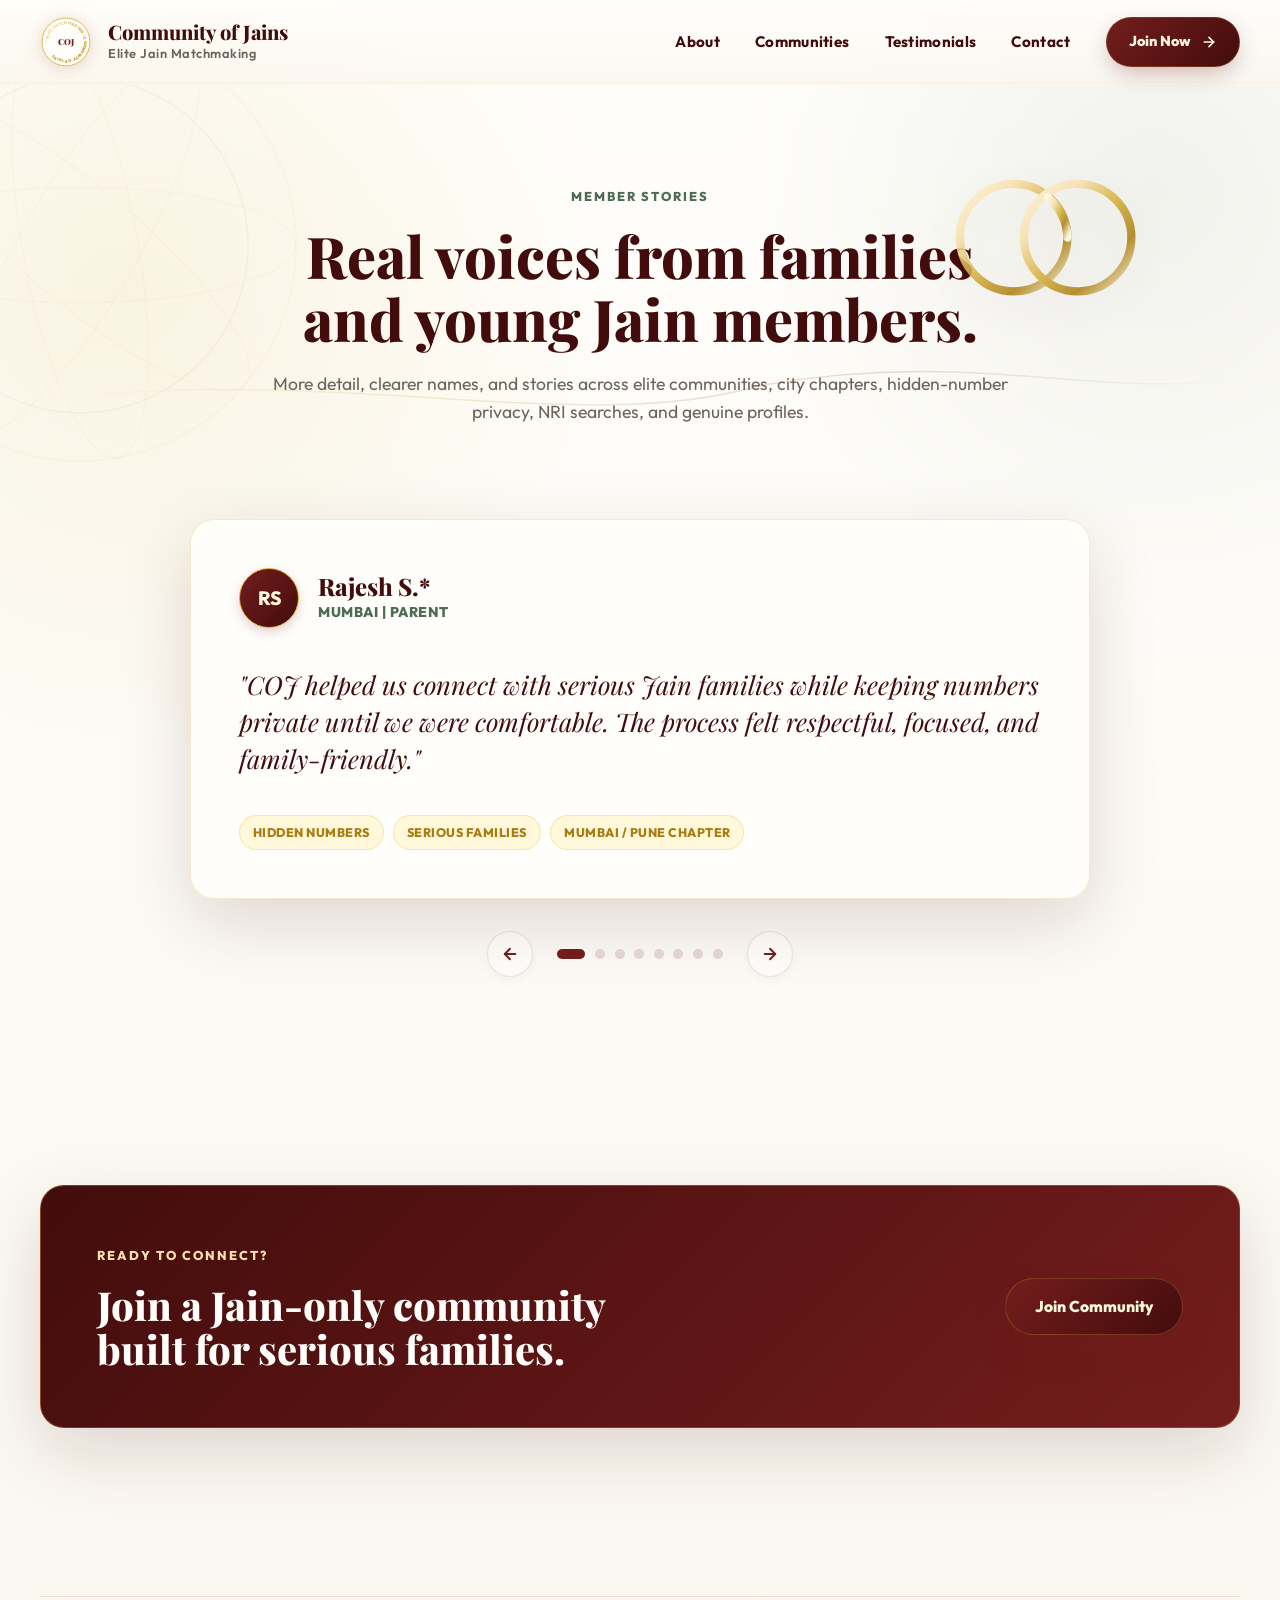
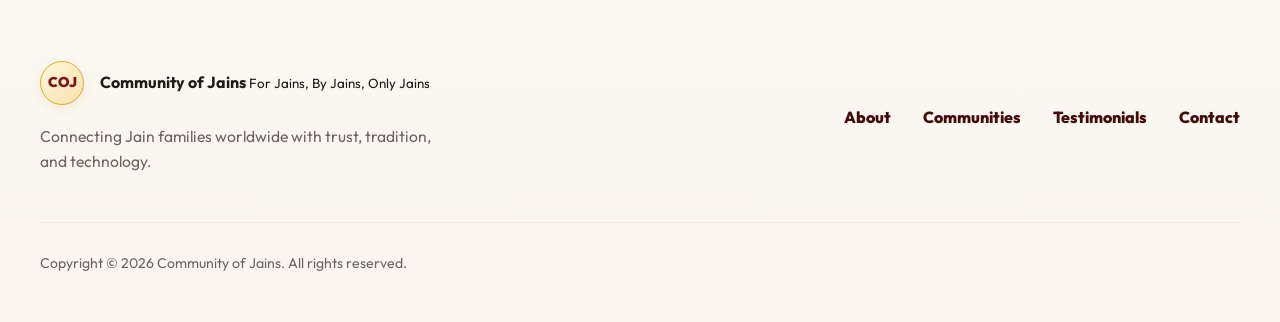
<file: testimonials.html>
<!doctype html>
<html lang="en">
  <head>
    <meta charset="utf-8">
    <meta name="viewport" content="width=device-width, initial-scale=1">
    <title>Testimonials | Community of Jains</title>
    <meta
      name="description"
      content="Read testimonials from families and members who used Community of Jains for serious Jain matchmaking."
    >
    <!-- Google Fonts: Playfair Display for luxury titles, Outfit for premium modern UI -->
    <link rel="preconnect" href="https://fonts.googleapis.com">
    <link rel="preconnect" href="https://fonts.gstatic.com" crossorigin>
    <link href="https://fonts.googleapis.com/css2?family=Outfit:wght@300;400;500;600;700;800;900&family=Playfair+Display:ital,wght@0,400..900;1,400..900&display=swap" rel="stylesheet">
    <link rel="stylesheet" href="styles.css">
  </head>
  <body>
    <a class="skip-link" href="#main">Skip to content</a>

    <!-- Sticky Glassmorphic Header -->
    <header class="site-header" data-header>
      <div class="scroll-progress-container">
        <div class="scroll-progress-bar" data-scroll-progress></div>
      </div>
      <nav class="nav" aria-label="Main navigation">
        <a class="brand" href="index.html#home" aria-label="Community of Jains home">
          <div class="logo-seal-container">
            <svg class="logo-seal" viewBox="0 0 100 100" aria-hidden="true">
              <defs>
                <path id="text-path" d="M 50,50 m -34,0 a 34,34 0 1,1 68,0 a 34,34 0 1,1 -68,0" />
                <linearGradient id="gold-grad" x1="0%" y1="0%" x2="100%" y2="100%">
                  <stop offset="0%" stop-color="#fff8db" />
                  <stop offset="50%" stop-color="#d4af37" />
                  <stop offset="100%" stop-color="#aa7c11" />
                </linearGradient>
              </defs>
              <circle cx="50" cy="50" r="46" class="seal-outer" />
              <circle cx="50" cy="50" r="39" class="seal-inner" />
              <g class="seal-rotating">
                <text font-size="7.2" font-weight="900" letter-spacing="0.5px" fill="url(#gold-grad)">
                  <textPath href="#text-path" startOffset="0%">• ELITE MATCHMAKING • COMMUNITY OF JAINS</textPath>
                </text>
              </g>
              <text x="50" y="56" class="seal-center-text" font-family="'Playfair Display', Georgia, serif" font-weight="900" font-size="16" text-anchor="middle" fill="#742323">COJ</text>
            </svg>
            <div class="logo-glow"></div>
          </div>
          <span class="brand-text">
            <strong>Community of Jains</strong>
            <small>Elite Jain Matchmaking</small>
          </span>
        </a>

        <!-- Premium Hamburger Menu -->
        <button class="menu-toggle" type="button" aria-expanded="false" aria-controls="nav-links" data-menu-toggle aria-label="Toggle navigation menu">
          <span class="line line-top"></span>
          <span class="line line-middle"></span>
          <span class="line line-bottom"></span>
        </button>

        <div class="nav-links" id="nav-links" data-nav-links>
          <a href="index.html#about" data-nav-link>About</a>
          <a href="index.html#communities" data-nav-link>Communities</a>
          <a href="testimonials/" aria-current="page" data-nav-link>Testimonials</a>
          <a href="index.html#contact" data-nav-link>Contact</a>
          <a class="nav-cta" href="https://api.whatsapp.com/qr/GO4SSVWB6DXEJ1" target="_blank" rel="noreferrer">
            <span>Join Now</span>
            <svg class="cta-arrow" viewBox="0 0 24 24" width="16" height="16" fill="none" stroke="currentColor" stroke-width="2.5" stroke-linecap="round" stroke-linejoin="round">
              <line x1="5" y1="12" x2="19" y2="12"></line>
              <polyline points="12 5 19 12 12 19"></polyline>
            </svg>
          </a>
        </div>
      </nav>
    </header>

    <main id="main">
      <!-- Testimonials Hero Section -->
      <section class="subpage-hero section">
        <svg width="0" height="0" class="hidden-svg-defs">
          <defs>
            <linearGradient id="thread-gradient" x1="0%" y1="0%" x2="100%" y2="0%">
              <stop offset="0%" stop-color="rgba(217, 163, 61, 0)" />
              <stop offset="30%" stop-color="rgba(217, 163, 61, 0.8)" />
              <stop offset="70%" stop-color="rgba(116, 35, 35, 0.7)" />
              <stop offset="100%" stop-color="rgba(116, 35, 35, 0)" />
            </linearGradient>
            <linearGradient id="gold-ring-gradient" x1="0%" y1="0%" x2="100%" y2="100%">
              <stop offset="0%" stop-color="#fff8db" />
              <stop offset="25%" stop-color="#f7dfac" />
              <stop offset="50%" stop-color="#d4af37" />
              <stop offset="75%" stop-color="#aa7c11" />
              <stop offset="100%" stop-color="#fff8db" />
            </linearGradient>
          </defs>
        </svg>

        <div class="hero-bg" aria-hidden="true">
          <!-- Animated Mandalas -->
          <svg class="mandala-bg mandala-left" viewBox="0 0 100 100" fill="none">
            <circle cx="50" cy="50" r="45" stroke="rgba(217, 163, 61, 0.06)" stroke-width="0.4" />
            <circle cx="50" cy="50" r="35" stroke="rgba(116, 35, 35, 0.04)" stroke-width="0.4" />
            <g stroke="rgba(217, 163, 61, 0.06)" stroke-width="0.3">
              <ellipse cx="50" cy="50" rx="45" ry="12" transform="rotate(0 50 50)" />
              <ellipse cx="50" cy="50" rx="45" ry="12" transform="rotate(40 50 50)" />
              <ellipse cx="50" cy="50" rx="45" ry="12" transform="rotate(80 50 50)" />
              <ellipse cx="50" cy="50" rx="45" ry="12" transform="rotate(120 50 50)" />
            </g>
          </svg>

          <!-- SVG Interlinked Rings -->
          <div class="wedding-rings-container interactive-parallax" data-speed="1.2">
            <svg class="wedding-rings-svg" viewBox="0 0 200 140" fill="none" filter="drop-shadow(0 12px 24px rgba(116, 35, 35, 0.12))">
              <circle cx="70" cy="70" r="42" stroke="url(#gold-ring-gradient)" stroke-width="6.5" />
              <circle cx="120" cy="70" r="42" stroke="url(#gold-ring-gradient)" stroke-width="6.5" />
              <path d="M 96.5 38.5 A 42 42 0 0 1 112 70" stroke="url(#gold-ring-gradient)" stroke-width="6.5" stroke-linecap="round" />
            </svg>
          </div>

          <!-- Sacred Threads -->
          <svg class="sacred-thread-svg thread-one interactive-parallax" data-speed="-0.8" viewBox="0 0 1000 200" preserveAspectRatio="none">
            <path d="M 0 130 C 250 80, 450 180, 600 110 C 780 60, 880 130, 1000 100" fill="none" stroke="url(#thread-gradient)" stroke-width="2" opacity="0.5" />
          </svg>
        </div>

        <div class="section-heading reveal">
          <p class="eyebrow">Member Stories</p>
          <h1 class="section-title">Real voices from families and young Jain members.</h1>
          <p class="section-subtitle">
            More detail, clearer names, and stories across elite communities, city chapters, hidden-number privacy, NRI searches, and genuine profiles.
          </p>
        </div>
      </section>

      <!-- Testimonials Carousel Section -->
      <section class="section testimonial-section" aria-label="Testimonials carousel">
        <div class="carousel reveal" data-carousel>
          <div class="carousel-track" data-carousel-track>
            <article class="testimonial-slide is-active" data-slide>
              <div class="testimonial-card">
                <div class="testimonial-meta">
                  <span class="initials">RS</span>
                  <div>
                    <h2>Rajesh S.*</h2>
                    <p>Mumbai | Parent</p>
                  </div>
                </div>
                <blockquote>
                  "COJ helped us connect with serious Jain families while keeping numbers private until we were comfortable. The process felt respectful, focused, and family-friendly."
                </blockquote>
                <div class="testimonial-tags" aria-label="Testimonial highlights">
                  <span>Hidden numbers</span>
                  <span>Serious families</span>
                  <span>Mumbai / Pune chapter</span>
                </div>
              </div>
            </article>

            <article class="testimonial-slide" data-slide>
              <div class="testimonial-card">
                <div class="testimonial-meta">
                  <span class="initials">SS</span>
                  <div>
                    <h2>Shreya S.*</h2>
                    <p>Bangalore | Young member</p>
                  </div>
                </div>
                <blockquote>
                  "COJ felt community-led, not random. I saw genuine Jain profiles where lifestyle, location, career goals, and family expectations were understood from the beginning."
                </blockquote>
                <div class="testimonial-tags" aria-label="Testimonial highlights">
                  <span>Young member</span>
                  <span>Genuine profiles</span>
                  <span>Bangalore chapter</span>
                </div>
              </div>
            </article>

            <article class="testimonial-slide" data-slide>
              <div class="testimonial-card">
                <div class="testimonial-meta">
                  <span class="initials">AJ</span>
                  <div>
                    <h2>Amit J.*</h2>
                    <p>Pune | Elite community member</p>
                  </div>
                </div>
                <blockquote>
                  "The elite community saved time. Career, income range, education, and values were already better aligned, so introductions felt more meaningful."
                </blockquote>
                <div class="testimonial-tags" aria-label="Testimonial highlights">
                  <span>Elite community</span>
                  <span>Career aligned</span>
                  <span>Verified mindset</span>
                </div>
              </div>
            </article>

            <article class="testimonial-slide" data-slide>
              <div class="testimonial-card">
                <div class="testimonial-meta">
                  <span class="initials">NK</span>
                  <div>
                    <h2>Naman K.*</h2>
                    <p>Ahmedabad | Young member</p>
                  </div>
                </div>
                <blockquote>
                  "My family wanted a Jain-only space. COJ helped us review relevant profiles, speak only when interest was real, and avoid casual enquiries."
                </blockquote>
                <div class="testimonial-tags" aria-label="Testimonial highlights">
                  <span>Jain-only</span>
                  <span>Serious enquiries</span>
                  <span>Gujarat community</span>
                </div>
              </div>
            </article>

            <article class="testimonial-slide" data-slide>
              <div class="testimonial-card">
                <div class="testimonial-meta">
                  <span class="initials">PM</span>
                  <div>
                    <h2>Priya M.*</h2>
                    <p>Hyderabad | Parent</p>
                  </div>
                </div>
                <blockquote>
                  "The city-specific chapters make the search practical. COJ guided us toward relevant communities in Hyderabad and responsible biodata sharing."
                </blockquote>
                <div class="testimonial-tags" aria-label="Testimonial highlights">
                  <span>City-specific chapters</span>
                  <span>Hyderabad Chapter</span>
                  <span>Family-led search</span>
                </div>
              </div>
            </article>

            <article class="testimonial-slide" data-slide>
              <div class="testimonial-card">
                <div class="testimonial-meta">
                  <span class="initials">RM</span>
                  <div>
                    <h2>Ritika M.*</h2>
                    <p>Dubai | NRI member</p>
                  </div>
                </div>
                <blockquote>
                  "As an NRI, finding Jain matches outside India was difficult. COJ made the search more relevant and helped us focus on similar expectations."
                </blockquote>
                <div class="testimonial-tags" aria-label="Testimonial highlights">
                  <span>NRI</span>
                  <span>Outside India</span>
                  <span>Relevant profiles</span>
                </div>
              </div>
            </article>

            <article class="testimonial-slide" data-slide>
              <div class="testimonial-card">
                <div class="testimonial-meta">
                  <span class="initials">DG</span>
                  <div>
                    <h2>Dhruv G.*</h2>
                    <p>Mumbai | Young professional</p>
                  </div>
                </div>
                <blockquote>
                  "Conversations did not feel random. COJ brought serious Jain families together, and city/community filters helped us start from a practical shortlist."
                </blockquote>
                <div class="testimonial-tags" aria-label="Testimonial highlights">
                  <span>Young professional</span>
                  <span>City filters</span>
                  <span>Practical shortlist</span>
                </div>
              </div>
            </article>

            <article class="testimonial-slide" data-slide>
              <div class="testimonial-card">
                <div class="testimonial-meta">
                  <span class="initials">KL</span>
                  <div>
                    <h2>Kavya L.*</h2>
                    <p>London | NRI family</p>
                  </div>
                </div>
                <blockquote>
                  "We appreciated the privacy and Jain-only focus. Profiles felt more genuine than broad platforms, and our family reviewed matches comfortably."
                </blockquote>
                <div class="testimonial-tags" aria-label="Testimonial highlights">
                  <span>NRI family</span>
                  <span>Privacy-first</span>
                  <span>Genuine profiles</span>
                </div>
              </div>
            </article>
          </div>

          <div class="carousel-controls" aria-label="Carousel controls">
            <button class="icon-button" type="button" data-carousel-prev aria-label="Previous testimonial">
              <svg viewBox="0 0 24 24" width="18" height="18" fill="none" stroke="currentColor" stroke-width="2.5" stroke-linecap="round" stroke-linejoin="round"><line x1="19" y1="12" x2="5" y2="12"></line><polyline points="12 19 5 12 12 5"></polyline></svg>
            </button>
            <div class="carousel-dots" data-carousel-dots aria-label="Select testimonial"></div>
            <button class="icon-button" type="button" data-carousel-next aria-label="Next testimonial">
              <svg viewBox="0 0 24 24" width="18" height="18" fill="none" stroke="currentColor" stroke-width="2.5" stroke-linecap="round" stroke-linejoin="round"><line x1="5" y1="12" x2="19" y2="12"></line><polyline points="12 5 19 12 12 19"></polyline></svg>
            </button>
          </div>
        </div>
      </section>

      <!-- Member stories CTA strip -->
      <section class="section teaser-section">
        <div class="teaser-card reveal">
          <div class="teaser-content">
            <p class="eyebrow">Ready to Connect?</p>
            <h2>Join a Jain-only community built for serious families.</h2>
          </div>
          <div class="teaser-actions">
            <a class="button primary" href="https://api.whatsapp.com/qr/GO4SSVWB6DXEJ1" target="_blank" rel="noreferrer">Join Community</a>
          </div>
        </div>
      </section>
    </main>

    <!-- Footer -->
    <footer class="site-footer">
      <div class="footer-brand-section">
        <a class="brand footer-brand" href="index.html#home">
          <div class="brand-mark-static">COJ</div>
          <span>
            <strong>Community of Jains</strong>
            <small>For Jains, By Jains, Only Jains</small>
          </span>
        </a>
        <p class="footer-tagline">Connecting Jain families worldwide with trust, tradition, and technology.</p>
      </div>
      <div class="footer-navigation">
        <div class="footer-links">
          <a href="index.html#about">About</a>
          <a href="index.html#communities">Communities</a>
          <a href="testimonials/" aria-current="page">Testimonials</a>
          <a href="index.html#contact">Contact</a>
        </div>
      </div>
      <div class="copyright-row">
        <p class="copyright">Copyright &copy; 2026 Community of Jains. All rights reserved.</p>
      </div>
    </footer>

    <script src="script.js"></script>
  </body>
</html>
</file>
<file: styles.css>
:root {
  --ivory: #faf6ef;
  --paper: #fffefb;
  --maroon: #741d1d;
  --maroon-dark: #430c0c;
  --maroon-light: #9b2c2c;
  --gold: #d4af37;
  --gold-dark: #aa7c11;
  --gold-soft: #f7dfac;
  --gold-light: #fff8db;
  --sage: #4e6b54;
  --charcoal: #1e1b18;
  --muted: #6e645e;
  --line: rgba(116, 29, 29, 0.12);
  --line-gold: rgba(212, 175, 55, 0.25);
  --shadow-sm: 0 4px 12px rgba(67, 12, 12, 0.04);
  --shadow-md: 0 16px 40px rgba(67, 12, 12, 0.08);
  --shadow-lg: 0 24px 70px rgba(67, 12, 12, 0.15);
  --radius: 12px;
  --radius-lg: 24px;
  --max: 1200px;
}

* {
  box-sizing: border-box;
  margin: 0;
  padding: 0;
}

html {
  overflow-x: hidden;
  scroll-behavior: smooth;
}

body {
  background:
    radial-gradient(circle at 10% 15%, rgba(212, 175, 55, 0.12), transparent 30rem),
    radial-gradient(circle at 90% 10%, rgba(78, 107, 84, 0.08), transparent 26rem),
    linear-gradient(180deg, var(--paper) 0%, var(--ivory) 100%);
  color: var(--charcoal);
  font-family: 'Outfit', sans-serif;
  line-height: 1.6;
  overflow-x: hidden;
  -webkit-font-smoothing: antialiased;
}

body.menu-open {
  overflow: hidden;
}

/* Accessibility */
.sr-only,
.skip-link {
  position: absolute;
  width: 1px;
  height: 1px;
  padding: 0;
  margin: -1px;
  overflow: hidden;
  clip: rect(0, 0, 0, 0);
  white-space: nowrap;
  border: 0;
}

.skip-link:focus {
  z-index: 1000;
  top: 1rem;
  left: 1rem;
  width: auto;
  height: auto;
  padding: 0.75rem 1.5rem;
  clip: auto;
  background: var(--paper);
  border: 2px solid var(--gold);
  border-radius: var(--radius);
  color: var(--maroon);
  font-weight: 700;
  box-shadow: var(--shadow-md);
  outline: none;
}

a {
  color: inherit;
  text-decoration: none;
}

/* Premium Header Section */
.site-header {
  position: sticky;
  z-index: 1000;
  top: 0;
  background: linear-gradient(180deg, rgba(255, 254, 251, 0.85) 0%, rgba(250, 246, 239, 0.75) 100%);
  border-bottom: 1px solid rgba(212, 175, 55, 0.08);
  backdrop-filter: blur(25px);
  -webkit-backdrop-filter: blur(25px);
  transition: all 400ms cubic-bezier(0.16, 1, 0.3, 1);
}

.site-header.is-scrolled {
  border-bottom-color: rgba(212, 175, 55, 0.25);
  box-shadow: 0 10px 30px -10px rgba(67, 12, 12, 0.1);
  transform: translateY(0);
}

/* Scroll progress bar */
.scroll-progress-container {
  position: absolute;
  left: 0;
  bottom: 0;
  width: 100%;
  height: 2px;
  background: rgba(212, 175, 55, 0.05);
  z-index: 10;
}

.scroll-progress-bar {
  width: 0%;
  height: 100%;
  background: linear-gradient(90deg, var(--gold) 0%, var(--maroon) 100%);
  transition: width 80ms ease-out;
}

.nav {
  position: relative;
  width: min(var(--max), calc(100% - 3rem));
  margin: 0 auto;
  min-height: 84px;
  display: flex;
  align-items: center;
  justify-content: space-between;
  gap: 2rem;
  transition: min-height 400ms cubic-bezier(0.16, 1, 0.3, 1);
}

.site-header.is-scrolled .nav {
  min-height: 72px;
}

/* Rotating SVG Brand Logo Seal */
.brand {
  display: flex;
  align-items: center;
  gap: 1rem;
}

.logo-seal-container {
  position: relative;
  width: 52px;
  height: 52px;
  flex-shrink: 0;
  transition: transform 300ms ease;
}

.brand:hover .logo-seal-container {
  transform: scale(1.05);
}

.logo-seal {
  width: 100%;
  height: 100%;
  filter: drop-shadow(0 2px 8px rgba(116, 29, 29, 0.15));
}

.seal-outer {
  fill: var(--paper);
  stroke: var(--gold);
  stroke-width: 1.5;
}

.seal-inner {
  fill: transparent;
  stroke: rgba(212, 175, 55, 0.4);
  stroke-width: 1;
  stroke-dasharray: 2, 2;
}

.seal-rotating {
  transform-origin: 50px 50px;
  animation: rotate-clockwise 22s linear infinite;
}

.seal-center-text {
  letter-spacing: 0.5px;
}

.logo-glow {
  position: absolute;
  inset: 0;
  background: var(--gold-soft);
  border-radius: 50%;
  filter: blur(12px);
  opacity: 0.15;
  z-index: -1;
  transition: opacity 300ms ease;
}

.brand:hover .logo-glow {
  opacity: 0.3;
}

.brand-text {
  display: flex;
  flex-direction: column;
}

.brand-text strong {
  font-family: 'Playfair Display', serif;
  font-size: 1.25rem;
  font-weight: 800;
  color: var(--maroon-dark);
  line-height: 1.15;
}

.brand-text small {
  font-size: 0.8rem;
  font-weight: 600;
  color: var(--muted);
  letter-spacing: 0.5px;
  text-transform: none;
}

/* Nav links styling */
.nav-links {
  display: flex;
  align-items: center;
  gap: 2.2rem;
}

.nav-links a[data-nav-link] {
  position: relative;
  font-size: 0.95rem;
  font-weight: 700;
  color: var(--maroon-dark);
  padding: 0.5rem 0;
  letter-spacing: 0.3px;
  transition: color 250ms ease;
}

.nav-links a[data-nav-link]:hover {
  color: var(--gold-dark);
}

/* Floating link draw line and active dot */
.nav-links a[data-nav-link]::after {
  content: '';
  position: absolute;
  left: 50%;
  bottom: -4px;
  width: 6px;
  height: 6px;
  background: var(--gold);
  border-radius: 50%;
  transform: translate(-50%, 4px);
  opacity: 0;
  transition: transform 300ms cubic-bezier(0.175, 0.885, 0.32, 1.275), opacity 250ms ease;
}

.nav-links a[data-nav-link]:hover::after {
  transform: translate(-50%, 0);
  opacity: 0.5;
}

.nav-links a[data-nav-link].is-active {
  color: var(--maroon);
}

.nav-links a[data-nav-link].is-active::after {
  transform: translate(-50%, 0);
  opacity: 1;
}

/* Header Join Button CTA */
.nav-cta {
  position: relative;
  overflow: hidden;
  display: inline-flex;
  align-items: center;
  gap: 0.6rem;
  background: linear-gradient(135deg, var(--maroon) 0%, var(--maroon-dark) 100%);
  color: var(--gold-light) !important;
  font-size: 0.9rem;
  font-weight: 800;
  padding: 0.75rem 1.4rem;
  border-radius: 999px;
  box-shadow: 0 8px 24px -6px rgba(116, 29, 29, 0.4);
  transition: transform 300ms ease, box-shadow 300ms ease;
  border: 1px solid rgba(212, 175, 55, 0.2);
}

.nav-cta::before {
  content: "";
  position: absolute;
  top: 0;
  left: -150%;
  width: 100%;
  height: 100%;
  background: linear-gradient(
    90deg,
    transparent,
    rgba(255, 255, 255, 0.22),
    transparent
  );
  transform: skewX(-20deg);
  transition: none;
}

.nav-cta:hover {
  transform: translateY(-2px);
  box-shadow: 0 12px 28px -4px rgba(116, 29, 29, 0.5);
}

.nav-cta:hover::before {
  left: 150%;
  transition: left 900ms ease-in-out;
}

.cta-arrow {
  transition: transform 300ms cubic-bezier(0.175, 0.885, 0.32, 1.275);
}

.nav-cta:hover .cta-arrow {
  transform: translateX(4px);
}

/* Burger menu hamburger toggle button */
.menu-toggle {
  display: none;
  background: transparent;
  border: none;
  cursor: pointer;
  width: 44px;
  height: 44px;
  position: relative;
  z-index: 2000;
}

.menu-toggle .line {
  display: block;
  width: 22px;
  height: 2px;
  background: var(--maroon);
  position: absolute;
  left: 11px;
  transition: transform 300ms ease, opacity 200ms ease, background-color 300ms ease;
}

.menu-toggle .line-top { top: 16px; }
.menu-toggle .line-middle { top: 21px; }
.menu-toggle .line-bottom { top: 26px; }

.menu-toggle.is-active .line-top {
  transform: translateY(5px) rotate(45deg);
}

.menu-toggle.is-active .line-middle {
  opacity: 0;
}

.menu-toggle.is-active .line-bottom {
  transform: translateY(-5px) rotate(-45deg);
}

/* Sections Base Styling */
.section {
  position: relative;
  width: min(var(--max), calc(100% - 3rem));
  margin: 0 auto;
  padding: 6.5rem 0;
}

.section-heading {
  text-align: center;
  max-width: 760px;
  margin: 0 auto 3.8rem;
}

.eyebrow {
  display: inline-flex;
  align-items: center;
  gap: 0.6rem;
  font-size: 0.8rem;
  font-weight: 800;
  color: var(--sage);
  letter-spacing: 2px;
  text-transform: uppercase;
  margin-bottom: 1.1rem;
}

.hero .eyebrow {
  border: 1px solid rgba(212, 175, 55, 0.3);
  background: rgba(255, 254, 251, 0.7);
  padding: 0.45rem 1rem;
  border-radius: 999px;
  backdrop-filter: blur(10px);
  box-shadow: var(--shadow-sm);
}

.hero .eyebrow::before,
.hero .eyebrow::after {
  content: '';
  width: 20px;
  height: 1px;
  background: linear-gradient(90deg, transparent, var(--gold));
}

.hero .eyebrow::after {
  background: linear-gradient(90deg, var(--gold), transparent);
}

.section-title,
.hero h1,
.founder-card h2,
.teaser-card h2 {
  font-family: 'Playfair Display', Georgia, serif;
  color: var(--maroon-dark);
  line-height: 1.1;
  font-weight: 800;
}

.section-title {
  font-size: clamp(2.2rem, 4.5vw, 3.2rem);
}

.section-subtitle {
  margin-top: 1.2rem;
  font-size: 1.1rem;
  color: var(--muted);
  line-height: 1.6;
}

/* Immersive Hero Section */
.hero {
  min-height: calc(100vh - 84px);
  display: flex;
  align-items: center;
  justify-content: center;
  padding: 5rem 0;
  overflow: visible;
}

.hero-bg {
  position: absolute;
  inset: 0;
  pointer-events: none;
  z-index: 1;
}

.mandala-bg {
  position: absolute;
  width: 480px;
  height: 480px;
  opacity: 0.85;
}

.mandala-left {
  left: -200px;
  top: -80px;
  animation: rotate-clockwise 45s linear infinite;
}

.hero-halo {
  position: absolute;
  left: 50%;
  top: 45%;
  width: min(70vw, 680px);
  height: min(70vw, 680px);
  background: radial-gradient(circle, rgba(212, 175, 55, 0.08) 0%, rgba(116, 29, 29, 0.02) 50%, transparent 70%);
  border-radius: 50%;
  transform: translate(-50%, -50%);
  animation: breathe-scale 8s ease-in-out infinite;
}

/* Interlinked Wedding Rings in Hero */
.wedding-rings-container {
  position: absolute;
  right: 5%;
  top: 15%;
  width: clamp(160px, 20vw, 260px);
  opacity: 0.85;
  will-change: transform;
}

.wedding-rings-svg {
  width: 100%;
  height: auto;
  animation: float-slow 7s ease-in-out infinite;
}

/* Sacred Threads curves */
.sacred-thread-svg {
  position: absolute;
  width: 100%;
  height: 150px;
  left: 0;
  opacity: 0.45;
}

.thread-one {
  bottom: 12%;
  animation: thread-drift-left 12s ease-in-out infinite alternate;
}

.thread-two {
  top: 35%;
  animation: thread-drift-right 15s ease-in-out infinite alternate;
}

.hero-spark {
  position: absolute;
  width: 6px;
  height: 6px;
  background: var(--gold);
  border-radius: 50%;
  box-shadow: 0 0 10px 3px rgba(212, 175, 55, 0.6);
  animation: spark-glow-pulse 4s infinite ease-in-out;
}

.spark-one { left: 15%; top: 30%; }
.spark-two { right: 20%; bottom: 25%; animation-delay: 1.5s; }
.spark-three { left: 50%; top: 12%; animation-delay: 3s; }

.hero-grid {
  position: relative;
  z-index: 10;
  max-width: 900px;
  width: 100%;
  text-align: center;
}

.hero h1 {
  font-size: clamp(3.2rem, 7.5vw, 6.2rem);
  text-wrap: balance;
  margin: 1rem 0;
  letter-spacing: -0.5px;
  text-shadow: 0 15px 35px rgba(67, 12, 12, 0.05);
}

.hero-tagline {
  font-size: clamp(1.4rem, 3vw, 2.2rem);
  font-weight: 850;
  color: var(--maroon);
  letter-spacing: 0.5px;
  margin-bottom: 1.5rem;
}

.hero-text {
  font-size: 1.15rem;
  color: var(--muted);
  max-width: 680px;
  margin: 0 auto 2.8rem;
  line-height: 1.7;
}

.hero-actions {
  display: flex;
  gap: 1.2rem;
  justify-content: center;
  align-items: center;
  flex-wrap: wrap;
}

/* Button UI Components */
.button {
  display: inline-flex;
  align-items: center;
  justify-content: center;
  gap: 0.65rem;
  padding: 0.95rem 1.8rem;
  border-radius: 999px;
  font-size: 0.98rem;
  font-weight: 800;
  cursor: pointer;
  transition: all 300ms cubic-bezier(0.16, 1, 0.3, 1);
  border: 1px solid transparent;
}

.button.primary {
  background: linear-gradient(135deg, var(--maroon) 0%, var(--maroon-dark) 100%);
  color: var(--gold-light);
  box-shadow: 0 16px 36px -8px rgba(116, 29, 29, 0.35);
  border-color: rgba(212, 175, 55, 0.25);
}

.button.primary:hover {
  transform: translateY(-3px);
  box-shadow: 0 20px 42px -6px rgba(116, 29, 29, 0.45);
}

.button.secondary {
  background: var(--gold-soft);
  color: var(--maroon-dark);
  box-shadow: 0 8px 20px -6px rgba(170, 124, 17, 0.2);
  border-color: rgba(170, 124, 17, 0.15);
}

.button.secondary:hover {
  transform: translateY(-3px);
  background: var(--gold-light);
  box-shadow: 0 12px 28px -6px rgba(170, 124, 17, 0.35);
}

.button.ghost {
  background: rgba(255, 254, 251, 0.65);
  color: var(--maroon);
  border-color: var(--line);
  backdrop-filter: blur(10px);
  -webkit-backdrop-filter: blur(10px);
}

.button.ghost:hover {
  transform: translateY(-3px);
  background: var(--paper);
  border-color: rgba(116, 29, 29, 0.3);
  box-shadow: var(--shadow-md);
}

.button.compact {
  padding: 0.68rem 1.3rem;
  font-size: 0.88rem;
}

.button.full {
  width: 100%;
}

.text-link {
  display: inline-flex;
  align-items: center;
  gap: 0.5rem;
  font-weight: 800;
  color: var(--maroon);
  border-bottom: 2px solid rgba(116, 29, 29, 0.25);
  padding-bottom: 2px;
  width: fit-content;
  transition: all 250ms ease;
}

.text-link:hover {
  color: var(--maroon-light);
  border-bottom-color: var(--gold);
}

.text-link svg {
  transition: transform 250ms cubic-bezier(0.175, 0.885, 0.32, 1.275);
}

.text-link:hover svg {
  transform: translateX(4px);
}

/* Trust Strip section variables */
.trust-strip {
  display: grid;
  grid-template-columns: repeat(4, 1fr);
  gap: 1.2rem;
  padding-top: 1rem;
  padding-bottom: 4rem;
}

.pill {
  perspective: 1000px;
}

.pill-inner {
  display: flex;
  align-items: center;
  gap: 1rem;
  padding: 1.25rem 1.6rem;
  background: rgba(255, 254, 251, 0.8);
  border: 1px solid var(--line);
  border-radius: 999px;
  color: var(--maroon-dark);
  font-weight: 750;
  font-size: 0.95rem;
  box-shadow: var(--shadow-sm);
  transition: all 400ms cubic-bezier(0.16, 1, 0.3, 1);
  cursor: default;
}

.pill:hover .pill-inner {
  transform: translateY(-4px) rotateX(4deg);
  border-color: rgba(212, 175, 55, 0.5);
  box-shadow: var(--shadow-md);
  background: var(--paper);
}

.pill-icon {
  font-size: 1.25rem;
}

/* Communities Cards Grid styling */
.communities-section {
  position: relative;
  background:
    radial-gradient(ellipse at bottom, rgba(247, 223, 172, 0.2) 0%, transparent 60%),
    rgba(255, 254, 251, 0.4);
}

.community-grid {
  display: grid;
  grid-template-columns: repeat(3, 1fr);
  gap: 1.5rem;
}

.community-card {
  position: relative;
  background: rgba(255, 254, 251, 0.85);
  border: 1px solid var(--line);
  border-radius: var(--radius);
  padding: 2.2rem;
  display: flex;
  flex-direction: column;
  min-height: 250px;
  overflow: hidden;
  box-shadow: var(--shadow-sm);
  transition: all 450ms cubic-bezier(0.16, 1, 0.3, 1);
  cursor: pointer;
}

.card-bg-glow {
  position: absolute;
  inset: 0;
  background: radial-gradient(circle at 100% 0%, rgba(212, 175, 55, 0.08) 0%, transparent 60%);
  opacity: 0;
  transition: opacity 300ms ease;
  z-index: 1;
}

.community-card:hover {
  transform: translateY(-6px);
  border-color: rgba(212, 175, 55, 0.5);
  box-shadow: var(--shadow-md);
}

.community-card:hover .card-bg-glow {
  opacity: 1;
}

.badge {
  display: inline-flex;
  align-items: center;
  background: rgba(78, 107, 84, 0.08);
  color: var(--sage);
  font-size: 0.72rem;
  font-weight: 800;
  padding: 0.35rem 0.8rem;
  border-radius: 999px;
  width: fit-content;
  text-transform: uppercase;
  letter-spacing: 1px;
  margin-bottom: 1.5rem;
  z-index: 2;
  border: 1px solid rgba(78, 107, 84, 0.15);
}

.badge-soon {
  background: rgba(116, 29, 29, 0.08);
  color: var(--maroon);
  border-color: rgba(116, 29, 29, 0.15);
}

.community-card h3 {
  font-family: 'Playfair Display', serif;
  font-size: 1.75rem;
  font-weight: 800;
  margin-bottom: 0.6rem;
  z-index: 2;
}

.income-bracket {
  font-size: 0.95rem;
  font-weight: 800;
  color: var(--gold-dark);
  margin-bottom: 0.8rem;
  z-index: 2;
}

.card-desc {
  font-size: 0.96rem;
  color: var(--muted);
  line-height: 1.6;
  margin-bottom: 1.5rem;
  z-index: 2;
}

.card-arrow {
  margin-top: auto;
  align-self: flex-end;
  width: 36px;
  height: 36px;
  background: var(--ivory);
  border-radius: 50%;
  display: flex;
  align-items: center;
  justify-content: center;
  color: var(--maroon);
  transition: all 300ms ease;
  z-index: 2;
  border: 1px solid rgba(116, 29, 29, 0.08);
}

.community-card:hover .card-arrow {
  background: var(--maroon);
  color: var(--gold-light);
  transform: rotate(-45deg);
}

/* Soon-to-be launching card state */
.community-card-soon {
  background:
    repeating-linear-gradient(135deg, rgba(212, 175, 55, 0.05) 0 2px, transparent 2px 14px),
    rgba(255, 254, 251, 0.85);
  border-color: rgba(212, 175, 55, 0.3);
}

.community-card-soon:hover {
  border-color: var(--gold);
}

/* Community notes layout */
.community-note {
  display: grid;
  grid-template-columns: 1fr 1fr;
  gap: 1.5rem;
  margin-top: 3.5rem;
}

.note-box {
  padding: 2rem;
  border: 1px solid var(--line);
  background: rgba(255, 254, 251, 0.7);
  border-radius: var(--radius);
  box-shadow: var(--shadow-sm);
  transition: border-color 300ms ease;
}

.note-box:hover {
  border-color: rgba(212, 175, 55, 0.3);
}

.note-header {
  display: flex;
  align-items: center;
  gap: 0.8rem;
  margin-bottom: 0.8rem;
}

.note-icon {
  font-size: 1.4rem;
}

.note-box h3 {
  font-family: 'Playfair Display', serif;
  font-size: 1.35rem;
  color: var(--maroon-dark);
  font-weight: 800;
}

.note-box p {
  font-size: 0.95rem;
  color: var(--muted);
  line-height: 1.6;
}

.disclaimer-box {
  background: rgba(116, 29, 29, 0.03);
  border-color: rgba(116, 29, 29, 0.08);
}

/* About Section layouts */
.about-grid {
  display: grid;
  grid-template-columns: 0.9fr 1.1fr;
  gap: 3.5rem;
  align-items: start;
}

.about-copy {
  position: sticky;
  top: 120px;
}

.about-copy p {
  font-size: 1.12rem;
  color: var(--muted);
  line-height: 1.7;
  margin-bottom: 2rem;
}

.principles {
  display: flex;
  flex-wrap: wrap;
  gap: 0.8rem;
}

.principles span {
  font-size: 0.85rem;
  font-weight: 800;
  background: linear-gradient(135deg, var(--maroon) 0%, var(--maroon-dark) 100%);
  color: var(--gold-light);
  padding: 0.55rem 1.1rem;
  border-radius: 999px;
  box-shadow: 0 4px 10px rgba(116, 29, 29, 0.15);
}

.benefit-grid {
  display: grid;
  grid-template-columns: 1fr 1fr;
  gap: 1.2rem;
}

.benefit-card {
  background: rgba(255, 254, 251, 0.85);
  border: 1px solid var(--line);
  padding: 1.8rem;
  border-radius: var(--radius);
  box-shadow: var(--shadow-sm);
  transition: all 400ms cubic-bezier(0.16, 1, 0.3, 1);
}

.benefit-card:hover {
  transform: translateY(-4px);
  border-color: rgba(212, 175, 55, 0.4);
  box-shadow: var(--shadow-md);
}

.benefit-icon-container {
  width: 44px;
  height: 44px;
  background: var(--ivory);
  border-radius: 10px;
  display: grid;
  place-items: center;
  font-size: 1.25rem;
  margin-bottom: 1.2rem;
  border: 1px solid rgba(116, 29, 29, 0.05);
}

.benefit-card h3 {
  font-family: 'Playfair Display', serif;
  font-size: 1.25rem;
  color: var(--maroon-dark);
  font-weight: 800;
  margin-bottom: 0.6rem;
}

.benefit-card p {
  font-size: 0.94rem;
  color: var(--muted);
  line-height: 1.6;
}

/* Editorial Founder Card styling */
.founder-card {
  position: relative;
  background: linear-gradient(135deg, rgba(255, 254, 251, 0.9) 0%, rgba(250, 246, 239, 0.8) 100%);
  border: 1px solid var(--line-gold);
  border-radius: var(--radius-lg);
  padding: 3.5rem;
  display: flex;
  gap: 3rem;
  overflow: hidden;
  box-shadow: var(--shadow-lg);
}

.founder-card::before {
  content: "";
  position: absolute;
  width: 300px;
  height: 300px;
  background: radial-gradient(circle, rgba(212, 175, 55, 0.1) 0%, transparent 70%);
  right: -80px;
  bottom: -80px;
  pointer-events: none;
}

.founder-seal-accent {
  width: 90px;
  height: 90px;
  background: linear-gradient(135deg, var(--gold-light) 0%, var(--gold-soft) 100%);
  border-radius: 50%;
  display: grid;
  place-items: center;
  border: 2px solid var(--gold);
  color: var(--maroon);
  flex-shrink: 0;
  box-shadow: 0 8px 24px rgba(212, 175, 55, 0.2);
}

.founder-quote-mark {
  font-family: Georgia, serif;
  font-size: 4.8rem;
  line-height: 1;
  transform: translateY(22px);
}

.founder-info {
  display: flex;
  flex-direction: column;
}

.founder-info h2 {
  font-size: 2.2rem;
  margin-bottom: 0.3rem;
}

.founder-title {
  font-size: 0.95rem;
  font-weight: 800;
  color: var(--sage);
  text-transform: uppercase;
  letter-spacing: 1px;
  margin-bottom: 1.5rem;
}

.founder-quote {
  font-family: 'Playfair Display', Georgia, serif;
  font-style: italic;
  font-size: 1.45rem;
  color: var(--maroon-dark);
  line-height: 1.5;
  margin-bottom: 2rem;
}

/* Member Stories Teaser section */
.teaser-card {
  background: linear-gradient(135deg, var(--maroon-dark) 0%, var(--maroon) 100%);
  border: 1px solid rgba(212, 175, 55, 0.3);
  border-radius: var(--radius-lg);
  padding: 3.5rem;
  color: var(--gold-light);
  display: flex;
  align-items: center;
  justify-content: space-between;
  gap: 3rem;
  box-shadow: var(--shadow-lg);
}

.teaser-content {
  max-width: 600px;
}

.teaser-content .eyebrow {
  color: var(--gold-soft);
}

.teaser-card h2 {
  font-size: clamp(1.8rem, 3.2vw, 2.5rem);
  color: var(--paper);
}

.teaser-actions {
  display: flex;
  gap: 1rem;
  flex-shrink: 0;
  flex-wrap: wrap;
}

/* Contact Us Section forms layout */
.contact-grid {
  display: grid;
  grid-template-columns: 1fr 1fr;
  gap: 2.5rem;
  align-items: stretch;
}

.contact-form {
  background: rgba(255, 254, 251, 0.85);
  border: 1px solid var(--line);
  padding: 2.5rem;
  border-radius: var(--radius);
  box-shadow: var(--shadow-md);
  display: grid;
  grid-template-columns: 1fr 1fr;
  gap: 1.5rem;
}

.contact-form label {
  display: flex;
  flex-direction: column;
  gap: 0.5rem;
  font-size: 0.92rem;
  font-weight: 800;
  color: var(--maroon-dark);
}

.contact-form .full {
  grid-column: 1 / -1;
}

.contact-form input,
.contact-form select,
.contact-form textarea {
  width: 100%;
  border: 1px solid var(--line);
  border-radius: var(--radius);
  background: var(--paper);
  color: var(--charcoal);
  padding: 0.95rem 1.2rem;
  font-family: inherit;
  font-size: 0.98rem;
  outline: none;
  transition: all 250ms ease;
  box-shadow: var(--shadow-sm);
}

.contact-form input::placeholder,
.contact-form textarea::placeholder {
  color: #a8a09b;
}

.contact-form input:focus,
.contact-form select:focus,
.contact-form textarea:focus {
  border-color: var(--gold);
  box-shadow: 0 0 0 4px rgba(212, 175, 55, 0.18);
}

/* Customized select element wrapper */
.select-wrapper {
  position: relative;
}

.select-wrapper::after {
  content: '▼';
  font-size: 0.7rem;
  color: var(--maroon);
  position: absolute;
  right: 1.2rem;
  top: 50%;
  transform: translateY(-50%);
  pointer-events: none;
}

.contact-form select {
  appearance: none;
  -webkit-appearance: none;
  padding-right: 2.5rem;
  cursor: pointer;
}

/* Direct Contact details Card */
.contact-card {
  background: rgba(255, 254, 251, 0.85);
  border: 1px solid var(--line);
  padding: 2.5rem;
  border-radius: var(--radius);
  box-shadow: var(--shadow-md);
}

.contact-card h3 {
  font-family: 'Playfair Display', serif;
  font-size: 1.45rem;
  color: var(--maroon-dark);
  margin-bottom: 1.2rem;
}

.contact-phone {
  display: block;
  font-size: 1.55rem;
  font-weight: 900;
  color: var(--maroon);
  margin-bottom: 0.5rem;
  transition: color 250ms ease;
}

.contact-phone:hover {
  color: var(--gold-dark);
}

.contact-location {
  font-size: 0.95rem;
  color: var(--muted);
  margin-bottom: 1.8rem;
}

.contact-card .button {
  margin-bottom: 2.2rem;
}

.social-list-title {
  font-size: 0.82rem;
  font-weight: 800;
  color: var(--muted);
  text-transform: uppercase;
  letter-spacing: 1px;
  margin-bottom: 0.8rem;
  border-bottom: 1px solid var(--line);
  padding-bottom: 0.5rem;
}

.social-list {
  display: flex;
  flex-wrap: wrap;
  gap: 0.65rem;
}

.social-link {
  display: inline-flex;
  align-items: center;
  padding: 0.5rem 1rem;
  border-radius: 999px;
  background: var(--paper);
  border: 1px solid var(--line);
  font-size: 0.86rem;
  font-weight: 800;
  color: var(--maroon-dark);
  transition: all 300ms ease;
}

.social-link:hover {
  transform: translateY(-2px);
  border-color: var(--gold);
}

.social-link.linkedin:hover { background: #eef7ff; color: #0077b5; border-color: #0077b5; }
.social-link.whatsapp:hover { background: #effdf4; color: #25d366; border-color: #25d366; }
.social-link.instagram:hover { background: #fff0f5; color: #e1306c; border-color: #e1306c; }

/* Subpage testimonials header */
.subpage-hero {
  text-align: center;
  padding: 4.5rem 0 1rem;
  position: relative;
}

.subpage-hero h1 {
  font-size: clamp(2.4rem, 5vw, 3.6rem);
  max-width: 800px;
  margin: 0 auto 1.2rem;
}

/* Testimonials Carousel page styling */
.testimonial-section {
  padding-top: 1rem;
}

.carousel {
  max-width: 900px;
  margin: 0 auto;
}

.carousel-track {
  position: relative;
  min-height: 380px;
  display: grid;
  place-items: stretch;
}

.testimonial-slide {
  grid-area: 1 / 1;
  opacity: 0;
  transform: scale(0.96) translateY(10px);
  pointer-events: none;
  transition: opacity 400ms cubic-bezier(0.16, 1, 0.3, 1), transform 450ms cubic-bezier(0.16, 1, 0.3, 1);
}

.testimonial-slide.is-active {
  opacity: 1;
  transform: scale(1) translateY(0);
  pointer-events: auto;
}

.testimonial-card {
  background: rgba(255, 254, 251, 0.95);
  border: 1px solid var(--line-gold);
  border-radius: var(--radius-lg);
  padding: 3rem;
  box-shadow: var(--shadow-lg);
  display: flex;
  flex-direction: column;
  justify-content: space-between;
  gap: 1.8rem;
  height: 100%;
}

.testimonial-meta {
  display: flex;
  align-items: center;
  gap: 1.2rem;
}

.initials {
  width: 60px;
  height: 60px;
  border-radius: 50%;
  background: linear-gradient(135deg, var(--maroon) 0%, var(--maroon-dark) 100%);
  color: var(--gold-light);
  display: grid;
  place-items: center;
  font-weight: 800;
  font-size: 1.2rem;
  border: 1.5px solid var(--gold);
  box-shadow: 0 4px 12px rgba(116, 29, 29, 0.2);
}

.testimonial-meta h2 {
  font-family: 'Playfair Display', serif;
  font-size: 1.5rem;
  color: var(--maroon-dark);
  font-weight: 800;
  line-height: 1.15;
}

.testimonial-meta p {
  font-size: 0.88rem;
  color: var(--sage);
  font-weight: 800;
  text-transform: uppercase;
  letter-spacing: 0.5px;
}

blockquote {
  font-family: 'Playfair Display', Georgia, serif;
  font-size: clamp(1.2rem, 2.5vw, 1.6rem);
  line-height: 1.45;
  color: var(--maroon-dark);
  font-style: italic;
}

.testimonial-tags {
  display: flex;
  flex-wrap: wrap;
  gap: 0.6rem;
}

.testimonial-tags span {
  font-size: 0.78rem;
  font-weight: 800;
  background: var(--gold-light);
  color: var(--gold-dark);
  padding: 0.4rem 0.8rem;
  border-radius: 999px;
  border: 1px solid rgba(212, 175, 55, 0.25);
  text-transform: uppercase;
  letter-spacing: 0.5px;
}

.carousel-controls {
  display: flex;
  align-items: center;
  justify-content: center;
  gap: 1.5rem;
  margin-top: 2rem;
}

.icon-button {
  width: 46px;
  height: 46px;
  border-radius: 50%;
  border: 1px solid var(--line);
  background: var(--paper);
  color: var(--maroon);
  display: grid;
  place-items: center;
  cursor: pointer;
  box-shadow: var(--shadow-sm);
  transition: all 300ms cubic-bezier(0.16, 1, 0.3, 1);
}

.icon-button:hover {
  transform: scale(1.08);
  border-color: var(--gold);
  background: var(--gold-soft);
  color: var(--maroon-dark);
}

.carousel-dots {
  display: flex;
  gap: 0.6rem;
}

.carousel-dots button {
  width: 10px;
  height: 10px;
  border-radius: 50%;
  border: none;
  background: rgba(116, 29, 29, 0.15);
  cursor: pointer;
  transition: all 300ms ease;
  padding: 0;
}

.carousel-dots button:hover {
  background: var(--gold);
}

.carousel-dots button[aria-current="true"] {
  width: 28px;
  border-radius: 999px;
  background: var(--maroon);
}

/* Premium Footer Layout styling */
.site-footer {
  width: min(var(--max), calc(100% - 3rem));
  margin: 4rem auto 0;
  padding: 4rem 0 3rem;
  border-top: 1px solid var(--line);
  display: grid;
  grid-template-columns: 1.2fr 0.8fr;
  gap: 3rem;
}

.footer-brand-section .brand {
  margin-bottom: 1.2rem;
}

.brand-mark-static {
  width: 44px;
  height: 44px;
  border-radius: 50%;
  background: linear-gradient(135deg, var(--gold-light) 0%, var(--gold-soft) 100%);
  color: var(--maroon);
  display: grid;
  place-items: center;
  font-weight: 900;
  font-size: 0.88rem;
  border: 1px solid var(--gold);
  box-shadow: 0 4px 10px rgba(212, 175, 55, 0.15);
}

.footer-tagline {
  font-size: 0.98rem;
  color: var(--muted);
  max-width: 420px;
  line-height: 1.6;
}

.footer-navigation {
  display: flex;
  justify-content: flex-end;
  align-items: center;
}

.footer-links {
  display: flex;
  flex-wrap: wrap;
  gap: 2rem;
  font-weight: 800;
  color: var(--maroon-dark);
}

.footer-links a:hover {
  color: var(--gold-dark);
}

.copyright-row {
  grid-column: 1 / -1;
  border-top: 1px solid rgba(116, 29, 29, 0.06);
  padding-top: 1.8rem;
  display: flex;
  justify-content: space-between;
  align-items: center;
  font-size: 0.88rem;
  color: var(--muted);
}

/* Scroll reveal class animations */
.reveal {
  opacity: 0;
  transform: translateY(30px);
  transition: opacity 800ms cubic-bezier(0.16, 1, 0.3, 1), transform 800ms cubic-bezier(0.16, 1, 0.3, 1);
  will-change: transform, opacity;
}

.reveal.is-visible {
  opacity: 1;
  transform: translateY(0);
}

/* Custom Animation Keyframes */
@keyframes rotate-clockwise {
  0% { transform: rotate(0deg); }
  100% { transform: rotate(360deg); }
}

@keyframes float-slow {
  0%, 100% { transform: translateY(0) rotate(-3deg); }
  50% { transform: translateY(-12px) rotate(3deg); }
}

@keyframes breathe-scale {
  0%, 100% { transform: translate(-50%, -50%) scale(0.96); opacity: 0.7; }
  50% { transform: translate(-50%, -50%) scale(1.04); opacity: 1; }
}

@keyframes spark-glow-pulse {
  0%, 100% { transform: scale(0.75); opacity: 0.3; }
  50% { transform: scale(1.25); opacity: 0.9; }
}

@keyframes thread-drift-left {
  0% { transform: translateX(0) scaleY(1); }
  100% { transform: translateX(-4%) scaleY(1.08); }
}

/* 3D Wedding Card Curtain/Invitation Overlay */
.wedding-card-curtain {
  position: absolute;
  inset: 0;
  z-index: 100;
  display: flex;
  perspective: 1500px;
  overflow: hidden;
  pointer-events: auto;
  transition: visibility 0s 1.3s;
}

.wedding-card-curtain.is-opened {
  visibility: hidden;
  pointer-events: none;
}

.curtain-flap {
  flex: 1;
  height: 100%;
  background: linear-gradient(135deg, var(--maroon-dark) 0%, var(--maroon) 100%);
  position: relative;
  transition: transform 1.2s cubic-bezier(0.76, 0, 0.24, 1), opacity 1s ease;
  box-shadow: 0 0 45px rgba(0, 0, 0, 0.65);
  z-index: 10;
  display: flex;
  align-items: center;
}

.curtain-left {
  transform-origin: left center;
  border-right: 1.5px solid var(--gold);
}

.curtain-right {
  transform-origin: right center;
  border-left: 1.5px solid var(--gold);
}

.wedding-card-curtain.is-opened .curtain-left {
  transform: rotateY(-110deg);
  opacity: 0;
}

.wedding-card-curtain.is-opened .curtain-right {
  transform: rotateY(110deg);
  opacity: 0;
}

/* Luxury gold traditional wallpaper pattern */
.curtain-pattern-bg {
  position: absolute;
  inset: 0;
  opacity: 0.05;
  background-image: 
    radial-gradient(var(--gold) 1.5px, transparent 1.5px), 
    radial-gradient(var(--gold) 1.5px, transparent 1.5px);
  background-size: 24px 24px;
  background-position: 0 0, 12px 12px;
  pointer-events: none;
}

.curtain-pattern {
  position: absolute;
  inset: 2rem;
  border: 1px solid rgba(212, 175, 55, 0.3);
  border-radius: 8px;
  pointer-events: none;
}

.curtain-pattern::before {
  content: '';
  position: absolute;
  inset: 6px;
  border: 1px dashed rgba(212, 175, 55, 0.18);
  border-radius: 6px;
}

.curtain-pattern::after {
  content: '';
  position: absolute;
  width: 28px;
  height: 28px;
  border: 2px solid var(--gold);
  border-radius: 2px;
}

.curtain-left .curtain-pattern::after {
  bottom: 12px;
  left: 12px;
  border-top: none;
  border-right: none;
}

.curtain-right .curtain-pattern::after {
  bottom: 12px;
  right: 12px;
  border-top: none;
  border-left: none;
}

.left-pattern::before {
  content: '';
  position: absolute;
  width: 28px;
  height: 28px;
  border: 2px solid var(--gold);
  top: 12px;
  left: 12px;
  border-bottom: none;
  border-right: none;
}

.right-pattern::before {
  content: '';
  position: absolute;
  width: 28px;
  height: 28px;
  border: 2px solid var(--gold);
  top: 12px;
  right: 12px;
  border-bottom: none;
  border-left: none;
}

/* Gold mandalas inside flaps */
.curtain-ornament {
  position: absolute;
  width: 130px;
  height: 260px;
  pointer-events: none;
  z-index: 12;
  transition: transform 1.2s cubic-bezier(0.76, 0, 0.24, 1), opacity 0.8s ease;
}

.ornament-left {
  right: 0;
  top: 50%;
  transform: translateY(-50%);
}

.ornament-right {
  left: 0;
  top: 50%;
  transform: translateY(-50%);
}

.wedding-card-curtain.is-opened .ornament-left {
  transform: translateY(-50%) translateX(-40px);
  opacity: 0;
}

.wedding-card-curtain.is-opened .ornament-right {
  transform: translateY(-50%) translateX(40px);
  opacity: 0;
}

.curtain-seal {
  position: absolute;
  left: 50%;
  top: 50%;
  transform: translate(-50%, -50%) scale(1);
  z-index: 20;
  transition: transform 0.8s cubic-bezier(0.34, 1.56, 0.64, 1), opacity 0.6s ease;
  display: flex;
  flex-direction: column;
  align-items: center;
  cursor: pointer;
}

.wedding-card-curtain.is-opened .curtain-seal {
  transform: translate(-50%, -50%) scale(0.3);
  opacity: 0;
  pointer-events: none;
}

.seal-ring {
  width: 110px;
  height: 110px;
  background: radial-gradient(circle, #8d2323 0%, #430c0c 100%);
  border-radius: 50%;
  border: 3.5px solid var(--gold);
  box-shadow: 
    0 16px 36px rgba(0, 0, 0, 0.5),
    inset 0 0 20px rgba(255, 255, 255, 0.25),
    0 0 0 6px rgba(212, 175, 55, 0.15);
  display: flex;
  align-items: center;
  justify-content: center;
  position: relative;
  transition: transform 300ms cubic-bezier(0.175, 0.885, 0.32, 1.275), box-shadow 300ms ease;
}

.seal-ring:hover {
  transform: scale(1.06);
  box-shadow: 
    0 20px 45px rgba(0, 0, 0, 0.6),
    inset 0 0 20px rgba(255, 255, 255, 0.3),
    0 0 0 8px rgba(212, 175, 55, 0.25);
}

.seal-svg {
  width: 96px;
  height: 96px;
}

.seal-hint {
  margin-top: 1.4rem;
  color: var(--gold-soft);
  font-size: 0.82rem;
  font-weight: 800;
  text-transform: uppercase;
  letter-spacing: 2px;
  white-space: nowrap;
  opacity: 0.85;
  animation: seal-pulse-glow 2s infinite ease-in-out;
  text-shadow: 0 3px 6px rgba(0, 0, 0, 0.5);
  pointer-events: none;
}

@keyframes seal-pulse-glow {
  0%, 100% { opacity: 0.6; transform: scale(0.96); }
  50% { opacity: 1; transform: scale(1.04); }
}

/* Smooth unrolling reveal of the hero content inside curtains */
.hero-content-wrapper {
  opacity: 0;
  transform: scale(0.97) translateY(20px);
  transition: opacity 1.2s cubic-bezier(0.16, 1, 0.3, 1), transform 1.2s cubic-bezier(0.16, 1, 0.3, 1);
  will-change: transform, opacity;
}

/* Trigger content reveal when curtain receives is-opened class */
.wedding-card-curtain.is-opened ~ .hero-grid .hero-content-wrapper {
  opacity: 1;
  transform: scale(1) translateY(0);
}

.wedding-card-curtain.is-opened .ornament-right {
  transform: translateY(-50%) translateX(40px);
  opacity: 0;
}

/* Instagram Showcase Section */
.instagram-section {
  background: linear-gradient(180deg, var(--white) 0%, var(--paper) 100%);
  padding: 5.5rem 0;
  border-top: 1px solid rgba(212, 175, 55, 0.12);
  border-bottom: 1px solid rgba(212, 175, 55, 0.12);
}

.instagram-grid {
  display: grid;
  grid-template-columns: repeat(4, 1fr);
  gap: 1.5rem;
  margin-top: 3rem;
}

.instagram-card {
  position: relative;
  border-radius: var(--radius-lg);
  overflow: hidden;
  box-shadow: var(--shadow-sm);
  border: 1.5px solid rgba(212, 175, 55, 0.12);
  aspect-ratio: 1 / 1;
  display: block;
  transition: all 400ms cubic-bezier(0.16, 1, 0.3, 1);
}

.instagram-card:hover {
  transform: translateY(-8px) scale(1.02);
  box-shadow: var(--shadow-lg);
  border-color: var(--gold);
}

.instagram-img-container {
  width: 100%;
  height: 100%;
  overflow: hidden;
}

.instagram-img-container img {
  width: 100%;
  height: 100%;
  object-fit: cover;
  transition: transform 0.6s ease;
}

.instagram-card:hover .instagram-img-container img {
  transform: scale(1.08);
}

.instagram-overlay {
  position: absolute;
  inset: 0;
  background: linear-gradient(to top, rgba(67, 12, 12, 0.92) 20%, rgba(116, 29, 29, 0.6) 100%);
  display: flex;
  flex-direction: column;
  justify-content: flex-end;
  padding: 1.5rem;
  opacity: 0;
  transition: opacity 350ms ease;
  color: var(--white);
}

.instagram-card:hover .instagram-overlay {
  opacity: 1;
}

.instagram-meta {
  display: flex;
  justify-content: space-between;
  align-items: center;
  margin-bottom: 0.8rem;
}

.instagram-icon {
  font-size: 1.2rem;
}

.instagram-likes {
  font-size: 0.85rem;
  font-weight: 700;
  color: var(--gold-soft);
  letter-spacing: 0.5px;
}

.instagram-caption {
  font-size: 0.88rem;
  line-height: 1.4;
  margin-bottom: 1rem;
  opacity: 0.9;
  display: -webkit-box;
  -webkit-line-clamp: 3;
  -webkit-box-orient: vertical;
  overflow: hidden;
}

.instagram-action {
  font-size: 0.82rem;
  font-weight: 800;
  text-transform: uppercase;
  letter-spacing: 1.5px;
  color: var(--gold);
  border-bottom: 1.5px solid var(--gold);
  align-self: flex-start;
  padding-bottom: 2px;
}

.instagram-cta {
  display: flex;
  justify-content: center;
  margin-top: 3.5rem;
}

/* Global Transition Modal for Google Form Redirection */
.redirection-modal {
  position: fixed;
  inset: 0;
  z-index: 9999;
  background: rgba(43, 8, 8, 0.95);
  backdrop-filter: blur(15px);
  display: flex;
  align-items: center;
  justify-content: center;
  opacity: 0;
  visibility: hidden;
  transition: all 400ms cubic-bezier(0.16, 1, 0.3, 1);
}

.redirection-modal.is-active {
  opacity: 1;
  visibility: visible;
}

.redirection-content {
  background: var(--paper);
  border: 1px solid var(--gold);
  border-radius: var(--radius-lg);
  padding: 3.5rem 2.5rem;
  max-width: 480px;
  width: 90%;
  text-align: center;
  box-shadow: var(--shadow-xl);
  transform: scale(0.92);
  transition: transform 450ms cubic-bezier(0.34, 1.56, 0.64, 1);
}

.redirection-modal.is-active .redirection-content {
  transform: scale(1);
}

.modal-seal {
  width: 84px;
  height: 84px;
  background: radial-gradient(circle, #8d2323 0%, #430c0c 100%);
  border-radius: 50%;
  border: 2.5px solid var(--gold);
  margin: 0 auto 1.5rem;
  display: flex;
  align-items: center;
  justify-content: center;
  box-shadow: 0 8px 24px rgba(0, 0, 0, 0.3);
}

.modal-seal-svg {
  width: 74px;
  height: 74px;
}

.redirection-content h3 {
  font-family: var(--font-title);
  color: var(--maroon);
  font-size: 1.8rem;
  margin-bottom: 0.8rem;
}

.redirection-content p {
  color: var(--charcoal-soft);
  font-size: 0.95rem;
  line-height: 1.5;
  margin-bottom: 2rem;
}

.modal-loader {
  width: 100%;
  height: 4px;
  background: rgba(116, 29, 29, 0.1);
  border-radius: 2px;
  overflow: hidden;
  position: relative;
}

.loader-bar {
  display: block;
  height: 100%;
  background: linear-gradient(to right, var(--maroon) 0%, var(--gold) 100%);
  width: 0%;
  animation: load-progress 1.5s linear forwards;
}

@keyframes load-progress {
  0% { width: 0%; }
  100% { width: 100%; }
}

/* Media Queries for Responsiveness (Unified iPad/Tablet support) */

@media (max-width: 1024px) {
  .nav {
    width: min(var(--max), calc(100% - 2rem));
  }

  .menu-toggle {
    display: block;
  }

  .nav-links {
    position: fixed;
    top: 0;
    right: 0;
    width: 100%;
    height: 100vh;
    height: 100dvh;
    background: linear-gradient(180deg, var(--paper) 0%, var(--ivory) 100%);
    flex-direction: column;
    justify-content: center;
    align-items: center;
    gap: 2.5rem;
    z-index: 1500;
    transform: translateY(-100%);
    transition: transform 400ms cubic-bezier(0.16, 1, 0.3, 1);
    box-shadow: var(--shadow-lg);
  }

  .nav-links.is-open {
    transform: translateY(0);
  }

  .nav-links a[data-nav-link] {
    font-size: 1.4rem;
  }

  .hero-bg .wedding-rings-container {
    right: 2%;
    top: 10%;
    width: 180px;
  }

  .trust-strip {
    grid-template-columns: repeat(2, 1fr);
    gap: 1.2rem;
  }

  .instagram-grid {
    grid-template-columns: repeat(2, 1fr);
    gap: 1.2rem;
  }

  .community-grid {
    grid-template-columns: repeat(2, 1fr);
    gap: 1.5rem;
  }

  .about-grid {
    grid-template-columns: 1fr;
    gap: 2.5rem;
  }

  .about-copy {
    position: static;
  }

  .founder-card {
    flex-direction: column;
    padding: 2.5rem;
    gap: 1.8rem;
  }

  .teaser-card {
    flex-direction: column;
    align-items: flex-start;
    padding: 2.8rem;
    gap: 2rem;
  }

  .teaser-actions {
    width: 100%;
  }

  .teaser-actions .button {
    flex: 1;
  }

  .contact-grid {
    grid-template-columns: 1fr;
    gap: 2.5rem;
  }

  .carousel-track {
    min-height: 440px;
  }

  .site-footer {
    grid-template-columns: 1fr;
    gap: 2.5rem;
    padding: 3rem 0 2rem;
  }

  .footer-navigation {
    justify-content: flex-start;
  }
}

@media (max-width: 600px) {
  :root {
    --radius: 10px;
    --radius-lg: 18px;
  }

  .section {
    width: min(var(--max), calc(100% - 1.5rem));
    padding: 4.5rem 0;
  }

  .site-header.is-scrolled .nav {
    min-height: 64px;
  }

  .brand-text small {
    display: none;
  }

  .hero {
    padding: 3.5rem 0;
  }

  .hero h1 {
    font-size: clamp(2.4rem, 11vw, 3.8rem);
  }

  .hero-tagline {
    font-size: 1.25rem;
  }

  .hero-text {
    font-size: 0.98rem;
    margin-bottom: 2rem;
  }

  .hero-actions .button {
    width: 100%;
  }

  .wedding-rings-container {
    display: none; /* Hide rings on small mobile for visual clarity */
  }

  .trust-strip {
    grid-template-columns: 1fr;
    gap: 0.8rem;
  }

  .instagram-grid {
    grid-template-columns: 1fr;
    gap: 1rem;
  }

  .instagram-card {
    aspect-ratio: 16 / 9;
  }

  .pill-inner {
    padding: 1rem 1.2rem;
  }

  .community-grid {
    grid-template-columns: 1fr;
  }

  .community-card {
    padding: 1.8rem;
    min-height: auto;
  }

  .community-note {
    grid-template-columns: 1fr;
    gap: 1rem;
    margin-top: 2rem;
  }

  .note-box {
    padding: 1.5rem;
  }

  .benefit-grid {
    grid-template-columns: 1fr;
    gap: 1rem;
  }

  .benefit-card {
    padding: 1.5rem;
  }

  .founder-card {
    padding: 1.8rem;
  }

  .founder-info h2 {
    font-size: 1.8rem;
  }

  .founder-quote {
    font-size: 1.15rem;
  }

  .teaser-card {
    padding: 1.8rem;
  }

  .teaser-actions {
    flex-direction: column;
  }

  .teaser-actions .button {
    width: 100%;
  }

  .contact-form {
    grid-template-columns: 1fr;
    padding: 1.8rem;
    gap: 1.2rem;
  }

  .contact-card {
    padding: 1.8rem;
  }

  .contact-phone {
    font-size: 1.35rem;
  }

  .testimonial-card {
    padding: 1.8rem;
  }

  blockquote {
    font-size: 1.15rem;
  }

  .carousel-track {
    min-height: 480px;
  }

  .copyright-row {
    flex-direction: column;
    gap: 1rem;
    text-align: center;
  }
}

/* Reduced motion considerations */
@media (prefers-reduced-motion: reduce) {
  *,
  *::before,
  *::after {
    animation-delay: -1ms !important;
    animation-duration: 1ms !important;
    animation-iteration-count: 1 !important;
    background-attachment: initial !important;
    scroll-behavior: auto !important;
    transition-duration: 0s !important;
    transition-delay: 0s !important;
  }

  .reveal {
    opacity: 1 !important;
    transform: none !important;
  }

  .logo-seal-rotating,
  .seal-rotating,
  .mandala-left,
  .wedding-rings-svg,
  .hero-halo,
  .hero-spark,
  .thread-one,
  .thread-two {
    animation: none !important;
  }
}

/* Application CTA Card Styles */
.application-cta-card {
  background: var(--paper-light);
  border: 1px solid var(--gold-soft);
  padding: 3rem 2.5rem;
  border-radius: var(--radius-lg);
  box-shadow: var(--shadow-md);
  position: relative;
  overflow: hidden;
  display: flex;
  flex-direction: column;
  justify-content: center;
  align-items: flex-start;
  min-height: 400px;
  transition: transform 0.4s cubic-bezier(0.16, 1, 0.3, 1), box-shadow 0.4s cubic-bezier(0.16, 1, 0.3, 1);
}

.application-cta-card:hover {
  transform: translateY(-5px);
  box-shadow: var(--shadow-lg);
  border-color: var(--gold);
}

.application-cta-card h3 {
  font-family: var(--font-title);
  color: var(--maroon);
  font-size: 1.85rem;
  margin-bottom: 0.8rem;
  margin-top: 0;
}

.app-card-subtitle {
  color: var(--charcoal-soft);
  font-size: 1.02rem;
  line-height: 1.5;
  margin-bottom: 2rem;
}

.app-benefits-list {
  list-style: none;
  padding: 0;
  margin: 0 0 2.5rem 0;
  display: flex;
  flex-direction: column;
  gap: 1.2rem;
}

.app-benefits-list li {
  display: flex;
  align-items: flex-start;
  gap: 0.8rem;
  font-size: 0.98rem;
  line-height: 1.4;
  color: var(--charcoal);
  text-align: left;
}

.bullet-gold {
  color: var(--gold);
  font-weight: bold;
}

.contact-phone-link,
.contact-social-link {
  color: var(--maroon);
  text-decoration: none;
  font-weight: 600;
  border-bottom: 1px dotted var(--gold-soft);
  transition: all 0.25s ease;
}

.contact-phone-link:hover,
.contact-social-link:hover {
  color: var(--gold-dark);
  border-bottom-color: var(--maroon);
}

/* Redesigned Split Contact Section Styles */
.contact-split-container {
  display: grid;
  grid-template-columns: 1.1fr 0.9fr;
  gap: 5.5rem;
  align-items: center;
  max-width: 1200px;
  margin: 0 auto;
  padding: 0 1.5rem;
}

.contact-info-panel {
  display: flex;
  flex-direction: column;
  align-items: flex-start;
  text-align: left;
}

.premium-heading-large {
  font-family: var(--font-title);
  font-size: 3.25rem;
  line-height: 1.15;
  color: var(--maroon);
  margin: 0.8rem 0 1.5rem 0;
  font-weight: 400;
}

.contact-panel-desc {
  font-size: 1.12rem;
  line-height: 1.6;
  color: var(--charcoal-soft);
  margin-bottom: 2.5rem;
}

.quick-contact-methods {
  display: flex;
  flex-direction: column;
  gap: 1.8rem;
  width: 100%;
  margin-bottom: 2.5rem;
}

.quick-contact-item {
  display: flex;
  align-items: center;
  gap: 1.2rem;
  text-decoration: none;
  color: inherit;
  transition: transform 0.3s ease;
}

.quick-contact-item:not(.no-click):hover {
  transform: translateX(5px);
}

.method-icon-wrap {
  width: 52px;
  height: 52px;
  border-radius: 50%;
  background: var(--paper-light);
  border: 1px solid var(--gold-soft);
  display: flex;
  align-items: center;
  justify-content: center;
  color: var(--maroon);
  font-size: 1.3rem;
  flex-shrink: 0;
  box-shadow: var(--shadow-sm);
}

.pin-icon {
  font-size: 1.4rem;
}

.method-details {
  display: flex;
  flex-direction: column;
  align-items: flex-start;
}

.method-label {
  font-size: 0.82rem;
  color: var(--muted);
  text-transform: uppercase;
  letter-spacing: 0.8px;
  margin-bottom: 0.2rem;
}

.method-value {
  font-size: 1.25rem;
  font-weight: 700;
  color: var(--maroon-dark);
}

.online-indicator {
  display: flex;
  align-items: center;
  gap: 0.4rem;
  font-size: 0.82rem;
  color: var(--sage);
  font-weight: 600;
  margin-top: 0.2rem;
}

.online-indicator .dot {
  width: 8px;
  height: 8px;
  border-radius: 50%;
  background: var(--sage);
  display: inline-block;
  box-shadow: 0 0 8px var(--sage);
  animation: pulse-dot 1.8s infinite;
}

@keyframes pulse-dot {
  0% { transform: scale(0.9); opacity: 0.6; }
  50% { transform: scale(1.1); opacity: 1; }
  100% { transform: scale(0.9); opacity: 0.6; }
}

.panel-socials {
  font-size: 0.95rem;
  color: var(--muted);
  display: flex;
  align-items: center;
  gap: 0.8rem;
  border-top: 1px solid var(--line);
  padding-top: 1.5rem;
  width: 100%;
}

.panel-socials a {
  color: var(--maroon);
  font-weight: 600;
  text-decoration: none;
  border-bottom: 1px dotted var(--gold-soft);
  transition: all 0.25s ease;
}

.panel-socials a:hover {
  color: var(--gold-dark);
  border-bottom-color: var(--maroon);
}

.panel-socials .sep {
  color: var(--line);
}

/* Right Column Action Cards */
.contact-action-panel {
  display: flex;
  flex-direction: column;
  gap: 2rem;
  width: 100%;
}

.elite-apply-card {
  background: var(--paper-light);
  border: 1px solid var(--gold-soft);
  padding: 3rem 2.5rem;
  border-radius: var(--radius-lg);
  box-shadow: var(--shadow-md);
  position: relative;
  overflow: hidden;
  display: flex;
  flex-direction: column;
  align-items: flex-start;
  transition: transform 0.4s cubic-bezier(0.16, 1, 0.3, 1), box-shadow 0.4s cubic-bezier(0.16, 1, 0.3, 1);
  text-align: left;
}

.elite-apply-card:hover {
  transform: translateY(-5px);
  box-shadow: var(--shadow-lg);
  border-color: var(--gold);
}

.elite-apply-card.whatsapp-card {
  background: rgba(116, 29, 29, 0.02);
  border-color: rgba(116, 29, 29, 0.15);
}

.elite-apply-card.whatsapp-card:hover {
  border-color: var(--maroon);
}

.card-badge {
  font-size: 0.72rem;
  font-weight: 700;
  text-transform: uppercase;
  letter-spacing: 1px;
  background: rgba(116, 29, 29, 0.08);
  color: var(--maroon);
  padding: 0.35rem 0.8rem;
  border-radius: 50px;
  margin-bottom: 1.2rem;
}

.card-badge.gold-badge {
  background: rgba(170, 124, 17, 0.08);
  color: var(--gold-dark);
}

.elite-apply-card .card-title {
  font-family: var(--font-title);
  font-size: 1.65rem;
  color: var(--maroon-dark);
  margin-bottom: 0.6rem;
  margin-top: 0;
}

.elite-apply-card .card-subtitle {
  color: var(--charcoal-soft);
  font-size: 0.98rem;
  line-height: 1.52;
  margin-bottom: 2rem;
  margin-top: 0;
}

/* Media Query overrides for Contact split */
@media (max-width: 1024px) {
  .contact-split-container {
    grid-template-columns: 1fr;
    gap: 3.5rem;
  }
  
  .premium-heading-large {
    font-size: 2.5rem;
  }
}

/* Next Step Section Recreated From Scratch */
.next-step-grid {
  display: grid;
  grid-template-columns: 1fr 1fr;
  gap: 3.5rem;
  max-width: 1100px;
  margin: 3.5rem auto 0 auto;
}

.next-step-card {
  position: relative;
  background: var(--paper-light);
  border: 1px solid var(--gold-soft);
  padding: 3.8rem 3.2rem;
  border-radius: var(--radius-lg);
  box-shadow: var(--shadow-md);
  display: flex;
  flex-direction: column;
  justify-content: space-between;
  align-items: flex-start;
  text-align: left;
  transition: transform 0.4s cubic-bezier(0.16, 1, 0.3, 1), box-shadow 0.4s cubic-bezier(0.16, 1, 0.3, 1), border-color 0.4s ease;
  overflow: hidden;
}

.next-step-card:hover {
  transform: translateY(-5px);
  box-shadow: var(--shadow-lg);
  border-color: var(--gold);
}

/* Elegant Royal Inner Borders & Corner Accents */
.card-border-frame {
  position: absolute;
  top: 12px;
  bottom: 12px;
  left: 12px;
  right: 12px;
  border: 1px solid rgba(212, 175, 55, 0.2);
  pointer-events: none;
  border-radius: calc(var(--radius-lg) - 6px);
}

.card-corner-accent {
  position: absolute;
  width: 14px;
  height: 14px;
  border: 2px solid var(--gold-dark);
  pointer-events: none;
}

.card-corner-accent.top-left {
  top: 10px;
  left: 10px;
  border-right: none;
  border-bottom: none;
}

.card-corner-accent.top-right {
  top: 10px;
  right: 10px;
  border-left: none;
  border-bottom: none;
}

.card-corner-accent.bottom-left {
  bottom: 10px;
  left: 10px;
  border-right: none;
  border-top: none;
}

.card-corner-accent.bottom-right {
  bottom: 10px;
  right: 10px;
  border-left: none;
  border-top: none;
}

/* Header inside card */
.step-card-header {
  display: flex;
  flex-direction: column;
  align-items: flex-start;
  margin-bottom: 1.8rem;
  width: 100%;
}

.step-icon-wrapper {
  width: 68px;
  height: 68px;
  border-radius: 50%;
  background: rgba(116, 29, 29, 0.04);
  border: 1px solid rgba(212, 175, 55, 0.3);
  display: flex;
  align-items: center;
  justify-content: center;
  color: var(--maroon);
  margin-bottom: 1.5rem;
  box-shadow: var(--shadow-sm);
}

.step-icon-wrapper.whatsapp-theme-icon {
  background: rgba(78, 107, 84, 0.05);
  border-color: rgba(78, 107, 84, 0.25);
  color: var(--sage);
}

.step-badge {
  font-size: 0.72rem;
  font-weight: 700;
  text-transform: uppercase;
  letter-spacing: 1.5px;
  color: var(--gold-dark);
  margin-bottom: 0.5rem;
}

.step-badge.gold-badge {
  color: var(--maroon);
}

.step-card-title {
  font-family: var(--font-title);
  font-size: 2rem;
  color: var(--maroon-dark);
  margin: 0 0 0.3rem 0;
  font-weight: 400;
  line-height: 1.25;
}

.step-card-tagline {
  font-size: 0.95rem;
  color: var(--muted);
  margin: 0;
}

/* Body Content */
.step-card-body {
  width: 100%;
  margin-bottom: 2.2rem;
}

.step-card-desc {
  font-size: 1.05rem;
  line-height: 1.6;
  color: var(--charcoal-soft);
  margin: 0 0 1.8rem 0;
}

.step-benefits-list {
  list-style: none;
  padding: 0;
  margin: 0;
  display: flex;
  flex-direction: column;
  gap: 0.8rem;
}

.step-benefits-list li {
  display: flex;
  align-items: center;
  gap: 0.8rem;
  font-size: 0.98rem;
  color: var(--charcoal);
  font-weight: 500;
}

.bullet-star {
  color: var(--gold);
  font-weight: bold;
}

/* Phone link styling */
.phone-link-wrapper {
  margin-top: 1rem;
}

.step-phone-link {
  display: inline-flex;
  flex-direction: column;
  text-decoration: none;
}

.step-phone-link span:first-child {
  font-size: 2.1rem;
  font-weight: 800;
  color: var(--maroon);
  letter-spacing: -0.5px;
  line-height: 1.1;
  border-bottom: 2px solid var(--gold-soft);
  padding-bottom: 4px;
  transition: all 0.3s ease;
}

.step-phone-link:hover span:first-child {
  color: var(--gold-dark);
  border-bottom-color: var(--maroon);
}

/* Footer Action Buttons */
.step-card-footer {
  width: 100%;
}

.next-step-btn {
  width: 100%;
  display: flex;
  align-items: center;
  justify-content: center;
  gap: 0.8rem;
  padding: 1.15rem 2rem;
  font-size: 0.92rem;
  font-weight: 700;
  letter-spacing: 1.5px;
  border-radius: var(--radius);
  transition: all 0.3s cubic-bezier(0.16, 1, 0.3, 1);
  cursor: pointer;
}

.next-step-btn.whatsapp-btn {
  background: var(--sage);
  border-color: var(--sage);
  color: #ffffff;
}

.next-step-btn.whatsapp-btn:hover {
  background: var(--sage-dark);
  border-color: var(--sage-dark);
  transform: translateY(-2px);
  box-shadow: 0 6px 20px rgba(78, 107, 84, 0.25);
}

/* Responsive adjustments */
@media (max-width: 900px) {
  .next-step-grid {
    grid-template-columns: 1fr;
    gap: 2.5rem;
  }
  
  .next-step-card {
    padding: 3rem 2.2rem;
  }
}
</file>
